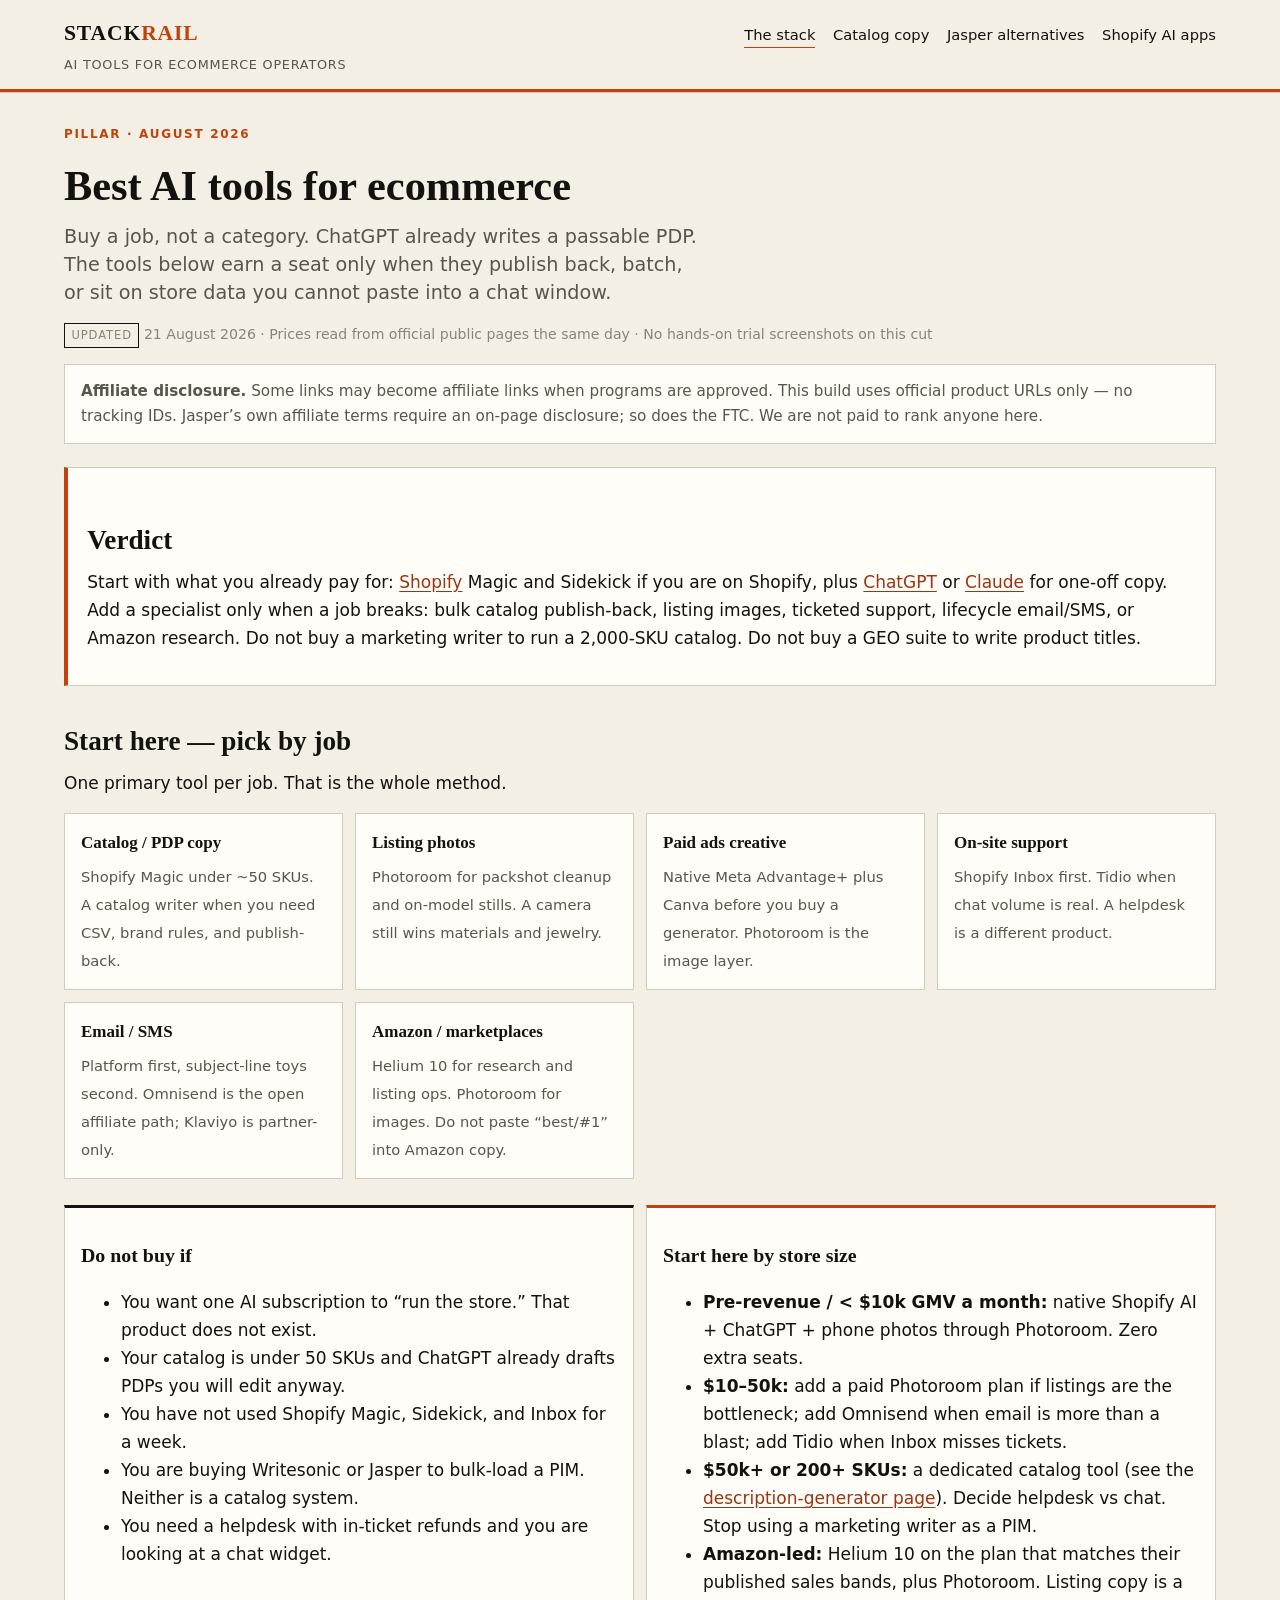
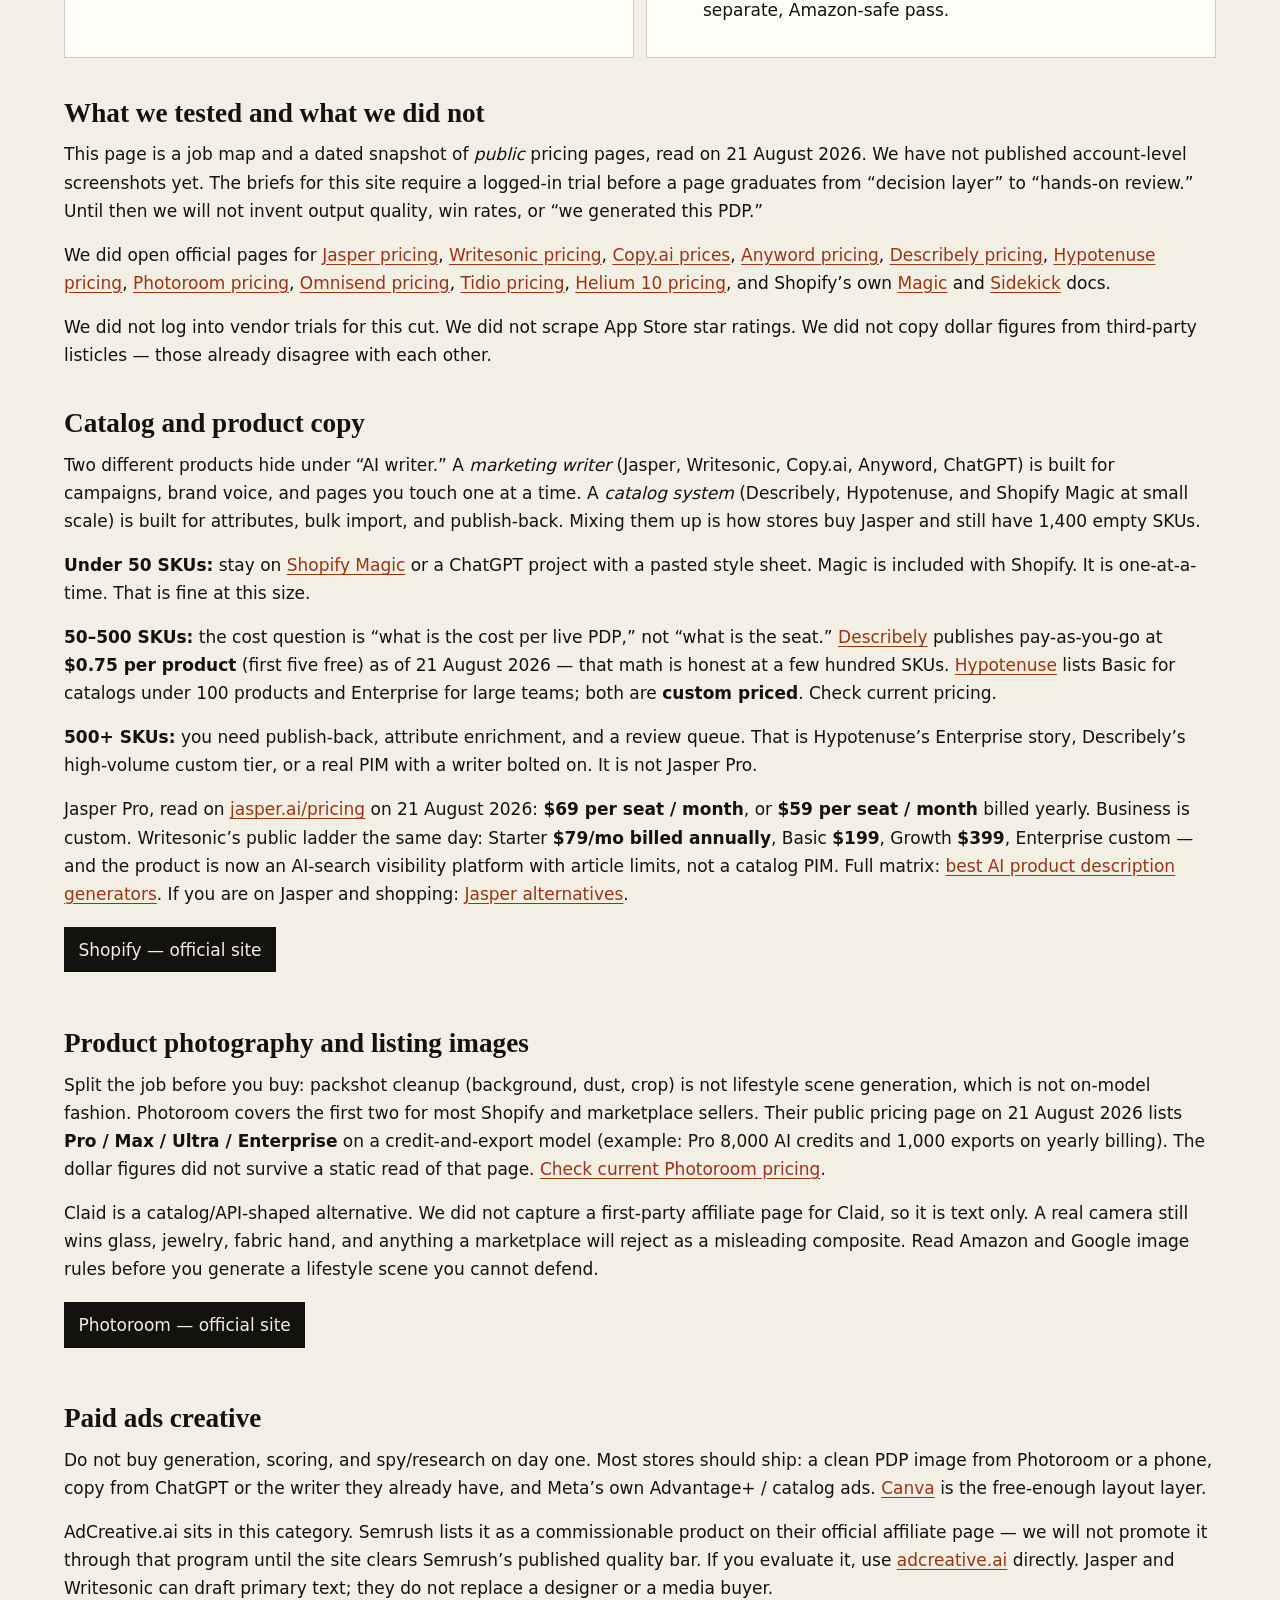
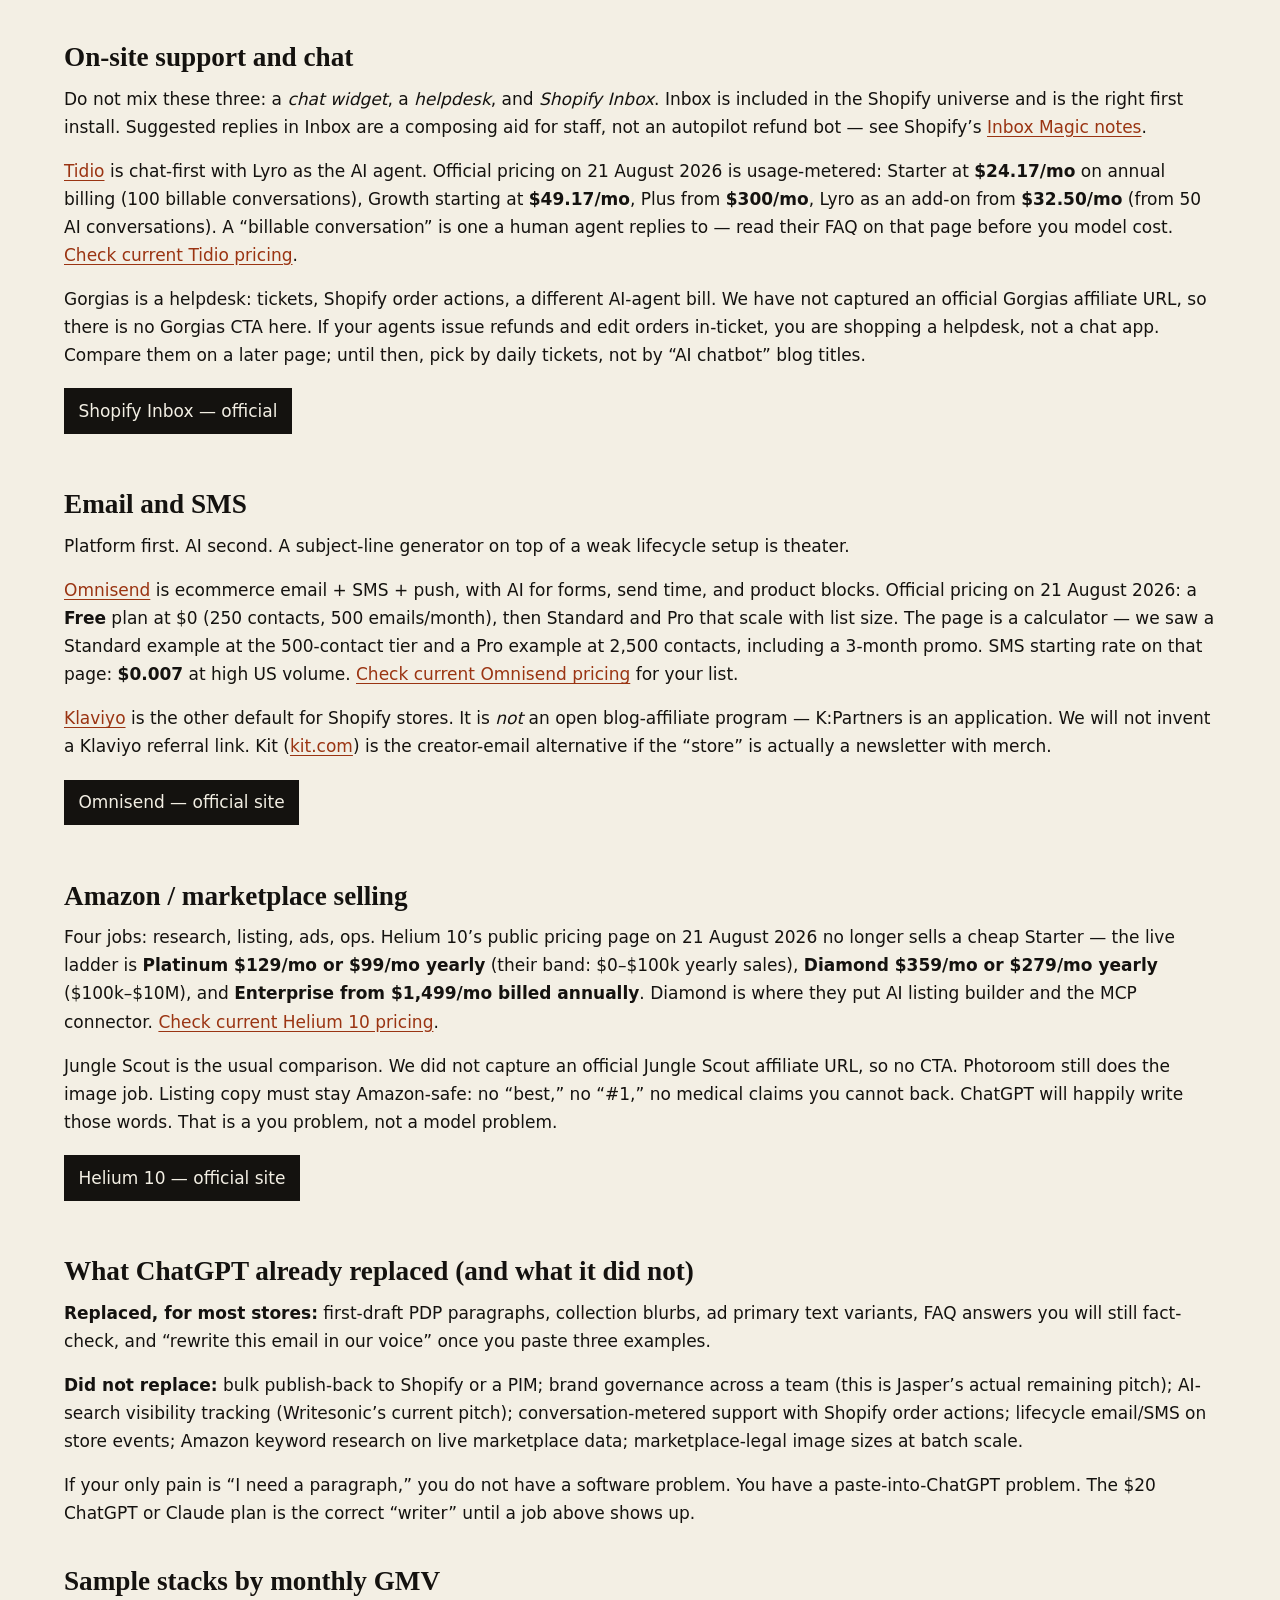
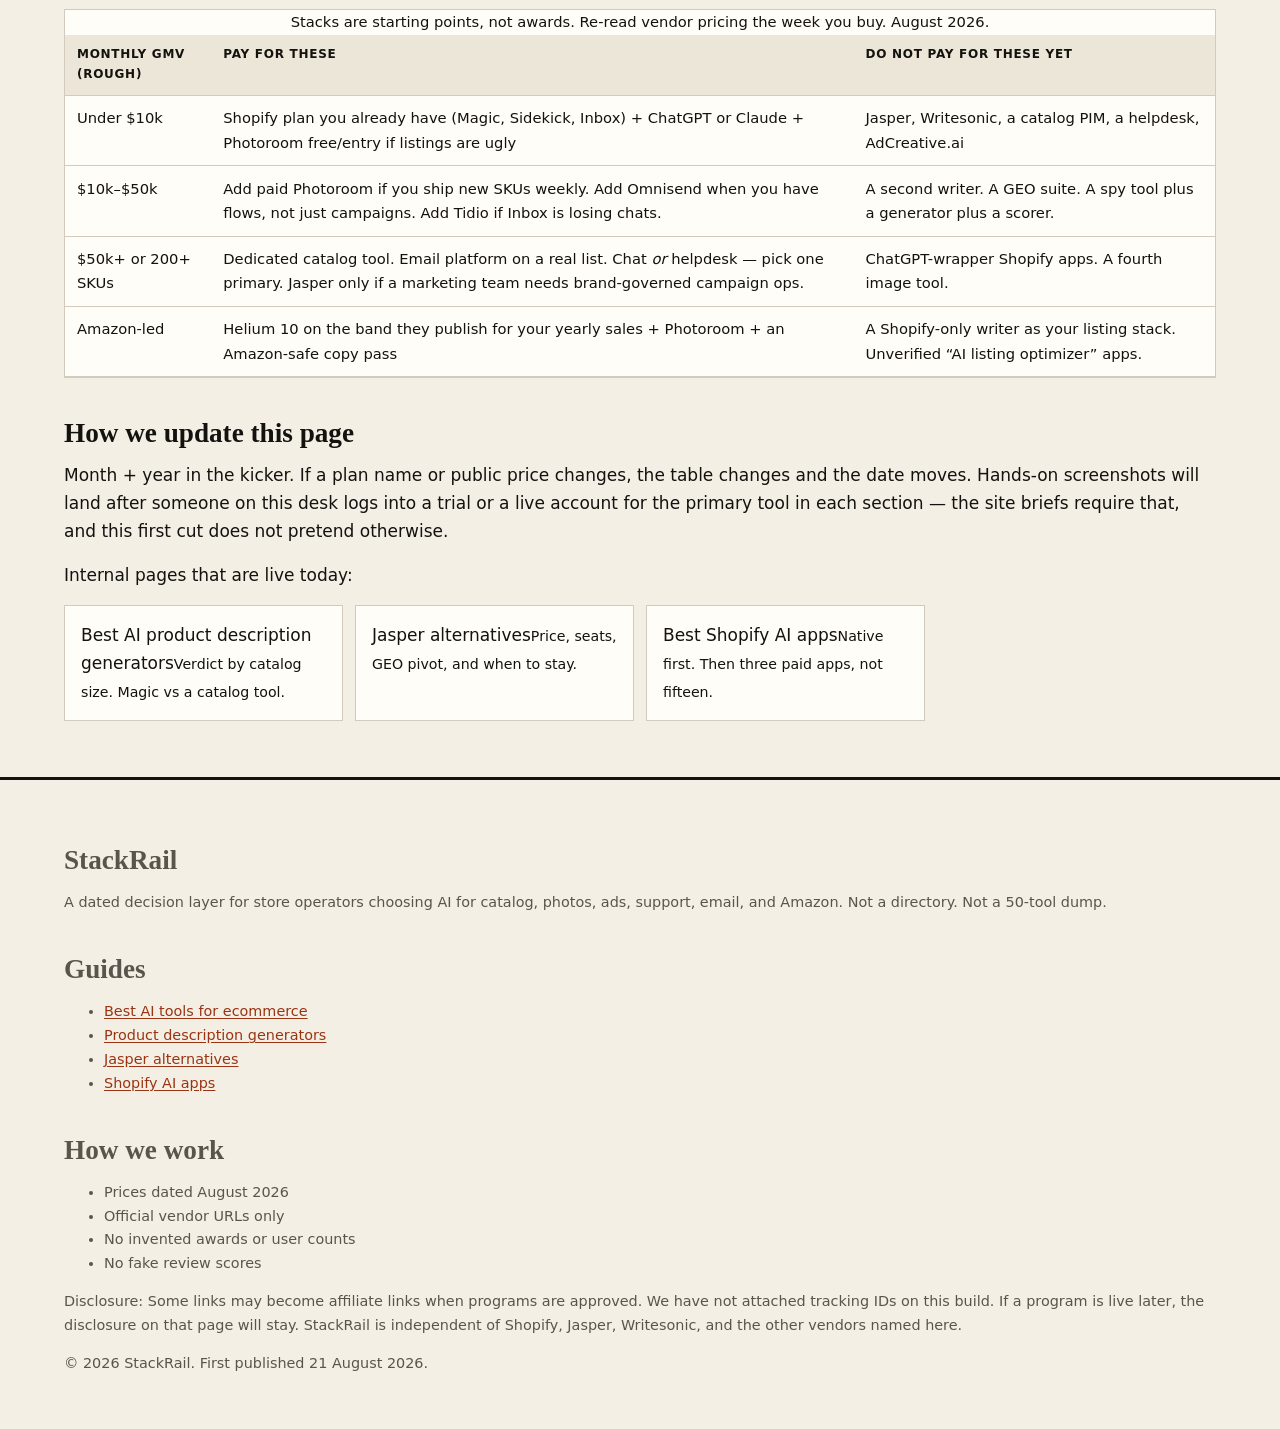
<file: index.html>
<!DOCTYPE html>
<html lang="en">
<head>
  <meta charset="utf-8">
  <meta name="viewport" content="width=device-width, initial-scale=1">
  <title>Best AI Tools for Ecommerce (August 2026) — StackRail</title>
  <meta name="description" content="Verdict-first stack for catalog, photos, ads, support, email, and Amazon. Dated August 2026. Job-based, not a 50-tool dump.">
  <link rel="canonical" href="https://apwapi.github.io/">
  <meta name="robots" content="index,follow">
  <meta name="author" content="StackRail">
  <meta property="og:title" content="Best AI Tools for Ecommerce (August 2026) — StackRail">
  <meta property="og:description" content="Verdict-first stack for catalog, photos, ads, support, email, and Amazon. Dated August 2026. Job-based, not a 50-tool dump.">
  <meta property="og:type" content="article">
  <meta name="twitter:card" content="summary">
  <link rel="icon" href="favicon.svg" type="image/svg+xml">
  <link rel="stylesheet" href="styles.css">
  
</head>
<body>
<a class="skip" href="#main">Skip to content</a>
<header class="mast">
  <div class="wrap mast-inner">
    <div>
      <a class="wordmark" href="./">Stack<span>Rail</span></a>
      <p class="tag">AI tools for ecommerce operators</p>
    </div>
    <nav class="site" aria-label="Primary">
      <a href="./" aria-current="page">The stack</a>
      <a href="./best-ai-product-description-generators/">Catalog copy</a>
      <a href="./jasper-alternatives/">Jasper alternatives</a>
      <a href="./best-shopify-ai-apps/">Shopify AI apps</a>
    </nav>
  </div>
  <div class="rule-accent"></div>
</header>

<main id="main" class="article">
  <div class="wrap">
    <p class="kicker">Pillar · August 2026</p>
    <h1>Best AI tools for ecommerce</h1>
    <p class="deck">Buy a job, not a category. ChatGPT already writes a passable PDP. The tools below earn a seat only when they publish back, batch, or sit on store data you cannot paste into a chat window.</p>
    <p class="meta"><span class="stamp">Updated</span> 21 August 2026 · Prices read from official public pages the same day · No hands-on trial screenshots on this cut</p>

    <aside class="note" role="note">
      <strong>Affiliate disclosure.</strong> Some links may become affiliate links when programs are approved. This build uses official product URLs only — no tracking IDs. Jasper’s own affiliate terms require an on-page disclosure; so does the FTC. We are not paid to rank anyone here.
    </aside>

    <section class="verdict" aria-labelledby="verdict">
      <h2 id="verdict">Verdict</h2>
      <p>Start with what you already pay for: <a href="https://www.shopify.com/">Shopify</a> Magic and Sidekick if you are on Shopify, plus <a href="https://chatgpt.com/">ChatGPT</a> or <a href="https://claude.ai/">Claude</a> for one-off copy. Add a specialist only when a job breaks: bulk catalog publish-back, listing images, ticketed support, lifecycle email/SMS, or Amazon research. Do not buy a marketing writer to run a 2,000-SKU catalog. Do not buy a GEO suite to write product titles.</p>
    </section>

    <h2 id="start-here">Start here — pick by job</h2>
    <p>One primary tool per job. That is the whole method.</p>
    <div class="jobs">
      <a class="job" href="#catalog"><b>Catalog / PDP copy</b><span>Shopify Magic under ~50 SKUs. A catalog writer when you need CSV, brand rules, and publish-back.</span></a>
      <a class="job" href="#photos"><b>Listing photos</b><span>Photoroom for packshot cleanup and on-model stills. A camera still wins materials and jewelry.</span></a>
      <a class="job" href="#ads"><b>Paid ads creative</b><span>Native Meta Advantage+ plus Canva before you buy a generator. Photoroom is the image layer.</span></a>
      <a class="job" href="#support"><b>On-site support</b><span>Shopify Inbox first. Tidio when chat volume is real. A helpdesk is a different product.</span></a>
      <a class="job" href="#email"><b>Email / SMS</b><span>Platform first, subject-line toys second. Omnisend is the open affiliate path; Klaviyo is partner-only.</span></a>
      <a class="job" href="#amazon"><b>Amazon / marketplaces</b><span>Helium 10 for research and listing ops. Photoroom for images. Do not paste “best/#1” into Amazon copy.</span></a>
    </div>

    <div class="dont">
      <div class="box bad">
        <h3 id="do-not-buy">Do not buy if</h3>
        <ul>
          <li>You want one AI subscription to “run the store.” That product does not exist.</li>
          <li>Your catalog is under 50 SKUs and ChatGPT already drafts PDPs you will edit anyway.</li>
          <li>You have not used Shopify Magic, Sidekick, and Inbox for a week.</li>
          <li>You are buying Writesonic or Jasper to bulk-load a PIM. Neither is a catalog system.</li>
          <li>You need a helpdesk with in-ticket refunds and you are looking at a chat widget.</li>
        </ul>
      </div>
      <div class="box good">
        <h3 id="by-size">Start here by store size</h3>
        <ul>
          <li><strong>Pre-revenue / &lt; $10k GMV a month:</strong> native Shopify AI + ChatGPT + phone photos through Photoroom. Zero extra seats.</li>
          <li><strong>$10–50k:</strong> add a paid Photoroom plan if listings are the bottleneck; add Omnisend when email is more than a blast; add Tidio when Inbox misses tickets.</li>
          <li><strong>$50k+ or 200+ SKUs:</strong> a dedicated catalog tool (see the <a href="./best-ai-product-description-generators/">description-generator page</a>). Decide helpdesk vs chat. Stop using a marketing writer as a PIM.</li>
          <li><strong>Amazon-led:</strong> Helium 10 on the plan that matches their published sales bands, plus Photoroom. Listing copy is a separate, Amazon-safe pass.</li>
        </ul>
      </div>
    </div>

    <h2 id="tested">What we tested and what we did not</h2>
    <p>This page is a job map and a dated snapshot of <em>public</em> pricing pages, read on 21 August 2026. We have not published account-level screenshots yet. The briefs for this site require a logged-in trial before a page graduates from “decision layer” to “hands-on review.” Until then we will not invent output quality, win rates, or “we generated this PDP.”</p>
    <p>We did open official pages for <a href="https://www.jasper.ai/pricing">Jasper pricing</a>, <a href="https://writesonic.com/pricing">Writesonic pricing</a>, <a href="https://www.copy.ai/prices">Copy.ai prices</a>, <a href="https://www.anyword.com/pricing">Anyword pricing</a>, <a href="https://describely.ai/pricing">Describely pricing</a>, <a href="https://www.hypotenuse.ai/pricing">Hypotenuse pricing</a>, <a href="https://www.photoroom.com/pricing">Photoroom pricing</a>, <a href="https://www.omnisend.com/pricing/">Omnisend pricing</a>, <a href="https://www.tidio.com/pricing/">Tidio pricing</a>, <a href="https://www.helium10.com/pricing/">Helium 10 pricing</a>, and Shopify’s own <a href="https://help.shopify.com/en/manual/shopify-admin/productivity-tools/shopify-magic">Magic</a> and <a href="https://www.shopify.com/sidekick">Sidekick</a> docs.</p>
    <p>We did not log into vendor trials for this cut. We did not scrape App Store star ratings. We did not copy dollar figures from third-party listicles — those already disagree with each other.</p>

    <h2 id="catalog">Catalog and product copy</h2>
    <p>Two different products hide under “AI writer.” A <em>marketing writer</em> (Jasper, Writesonic, Copy.ai, Anyword, ChatGPT) is built for campaigns, brand voice, and pages you touch one at a time. A <em>catalog system</em> (Describely, Hypotenuse, and Shopify Magic at small scale) is built for attributes, bulk import, and publish-back. Mixing them up is how stores buy Jasper and still have 1,400 empty SKUs.</p>
    <p><strong>Under 50 SKUs:</strong> stay on <a href="https://help.shopify.com/en/manual/shopify-admin/productivity-tools/shopify-magic">Shopify Magic</a> or a ChatGPT project with a pasted style sheet. Magic is included with Shopify. It is one-at-a-time. That is fine at this size.</p>
    <p><strong>50–500 SKUs:</strong> the cost question is “what is the cost per live PDP,” not “what is the seat.” <a href="https://describely.ai/pricing">Describely</a> publishes pay-as-you-go at <strong>$0.75 per product</strong> (first five free) as of 21 August 2026 — that math is honest at a few hundred SKUs. <a href="https://www.hypotenuse.ai/pricing">Hypotenuse</a> lists Basic for catalogs under 100 products and Enterprise for large teams; both are <strong>custom priced</strong>. Check current pricing.</p>
    <p><strong>500+ SKUs:</strong> you need publish-back, attribute enrichment, and a review queue. That is Hypotenuse’s Enterprise story, Describely’s high-volume custom tier, or a real PIM with a writer bolted on. It is not Jasper Pro.</p>
    <p>Jasper Pro, read on <a href="https://www.jasper.ai/pricing">jasper.ai/pricing</a> on 21 August 2026: <strong>$69 per seat / month</strong>, or <strong>$59 per seat / month</strong> billed yearly. Business is custom. Writesonic’s public ladder the same day: Starter <strong>$79/mo billed annually</strong>, Basic <strong>$199</strong>, Growth <strong>$399</strong>, Enterprise custom — and the product is now an AI-search visibility platform with article limits, not a catalog PIM. Full matrix: <a href="./best-ai-product-description-generators/">best AI product description generators</a>. If you are on Jasper and shopping: <a href="./jasper-alternatives/">Jasper alternatives</a>.</p>
    <p><a class="cta" href="https://www.shopify.com/">Shopify — official site</a></p>

    <h2 id="photos">Product photography and listing images</h2>
    <p>Split the job before you buy: packshot cleanup (background, dust, crop) is not lifestyle scene generation, which is not on-model fashion. Photoroom covers the first two for most Shopify and marketplace sellers. Their public pricing page on 21 August 2026 lists <strong>Pro / Max / Ultra / Enterprise</strong> on a credit-and-export model (example: Pro 8,000 AI credits and 1,000 exports on yearly billing). The dollar figures did not survive a static read of that page. <a href="https://www.photoroom.com/pricing">Check current Photoroom pricing</a>.</p>
    <p>Claid is a catalog/API-shaped alternative. We did not capture a first-party affiliate page for Claid, so it is text only. A real camera still wins glass, jewelry, fabric hand, and anything a marketplace will reject as a misleading composite. Read Amazon and Google image rules before you generate a lifestyle scene you cannot defend.</p>
    <p><a class="cta" href="https://www.photoroom.com/">Photoroom — official site</a></p>

    <h2 id="ads">Paid ads creative</h2>
    <p>Do not buy generation, scoring, and spy/research on day one. Most stores should ship: a clean PDP image from Photoroom or a phone, copy from ChatGPT or the writer they already have, and Meta’s own Advantage+ / catalog ads. <a href="https://www.canva.com/">Canva</a> is the free-enough layout layer.</p>
    <p>AdCreative.ai sits in this category. Semrush lists it as a commissionable product on their official affiliate page — we will not promote it through that program until the site clears Semrush’s published quality bar. If you evaluate it, use <a href="https://www.adcreative.ai/">adcreative.ai</a> directly. Jasper and Writesonic can draft primary text; they do not replace a designer or a media buyer.</p>

    <h2 id="support">On-site support and chat</h2>
    <p>Do not mix these three: a <em>chat widget</em>, a <em>helpdesk</em>, and <em>Shopify Inbox</em>. Inbox is included in the Shopify universe and is the right first install. Suggested replies in Inbox are a composing aid for staff, not an autopilot refund bot — see Shopify’s <a href="https://help.shopify.com/en/manual/inbox/chat-settings-and-appearance/shopify-magic">Inbox Magic notes</a>.</p>
    <p><a href="https://www.tidio.com/">Tidio</a> is chat-first with Lyro as the AI agent. Official pricing on 21 August 2026 is usage-metered: Starter at <strong>$24.17/mo</strong> on annual billing (100 billable conversations), Growth starting at <strong>$49.17/mo</strong>, Plus from <strong>$300/mo</strong>, Lyro as an add-on from <strong>$32.50/mo</strong> (from 50 AI conversations). A “billable conversation” is one a human agent replies to — read their FAQ on that page before you model cost. <a href="https://www.tidio.com/pricing/">Check current Tidio pricing</a>.</p>
    <p>Gorgias is a helpdesk: tickets, Shopify order actions, a different AI-agent bill. We have not captured an official Gorgias affiliate URL, so there is no Gorgias CTA here. If your agents issue refunds and edit orders in-ticket, you are shopping a helpdesk, not a chat app. Compare them on a later page; until then, pick by daily tickets, not by “AI chatbot” blog titles.</p>
    <p><a class="cta" href="https://www.shopify.com/inbox">Shopify Inbox — official</a></p>

    <h2 id="email">Email and SMS</h2>
    <p>Platform first. AI second. A subject-line generator on top of a weak lifecycle setup is theater.</p>
    <p><a href="https://www.omnisend.com/">Omnisend</a> is ecommerce email + SMS + push, with AI for forms, send time, and product blocks. Official pricing on 21 August 2026: a <strong>Free</strong> plan at $0 (250 contacts, 500 emails/month), then Standard and Pro that scale with list size. The page is a calculator — we saw a Standard example at the 500-contact tier and a Pro example at 2,500 contacts, including a 3-month promo. SMS starting rate on that page: <strong>$0.007</strong> at high US volume. <a href="https://www.omnisend.com/pricing/">Check current Omnisend pricing</a> for your list.</p>
    <p><a href="https://www.klaviyo.com/">Klaviyo</a> is the other default for Shopify stores. It is <em>not</em> an open blog-affiliate program — K:Partners is an application. We will not invent a Klaviyo referral link. Kit (<a href="https://kit.com/">kit.com</a>) is the creator-email alternative if the “store” is actually a newsletter with merch.</p>
    <p><a class="cta" href="https://www.omnisend.com/">Omnisend — official site</a></p>

    <h2 id="amazon">Amazon / marketplace selling</h2>
    <p>Four jobs: research, listing, ads, ops. Helium 10’s public pricing page on 21 August 2026 no longer sells a cheap Starter — the live ladder is <strong>Platinum $129/mo or $99/mo yearly</strong> (their band: $0–$100k yearly sales), <strong>Diamond $359/mo or $279/mo yearly</strong> ($100k–$10M), and <strong>Enterprise from $1,499/mo billed annually</strong>. Diamond is where they put AI listing builder and the MCP connector. <a href="https://www.helium10.com/pricing/">Check current Helium 10 pricing</a>.</p>
    <p>Jungle Scout is the usual comparison. We did not capture an official Jungle Scout affiliate URL, so no CTA. Photoroom still does the image job. Listing copy must stay Amazon-safe: no “best,” no “#1,” no medical claims you cannot back. ChatGPT will happily write those words. That is a you problem, not a model problem.</p>
    <p><a class="cta" href="https://www.helium10.com/">Helium 10 — official site</a></p>

    <h2 id="chatgpt">What ChatGPT already replaced (and what it did not)</h2>
    <p><strong>Replaced, for most stores:</strong> first-draft PDP paragraphs, collection blurbs, ad primary text variants, FAQ answers you will still fact-check, and “rewrite this email in our voice” once you paste three examples.</p>
    <p><strong>Did not replace:</strong> bulk publish-back to Shopify or a PIM; brand governance across a team (this is Jasper’s actual remaining pitch); AI-search visibility tracking (Writesonic’s current pitch); conversation-metered support with Shopify order actions; lifecycle email/SMS on store events; Amazon keyword research on live marketplace data; marketplace-legal image sizes at batch scale.</p>
    <p>If your only pain is “I need a paragraph,” you do not have a software problem. You have a paste-into-ChatGPT problem. The $20 ChatGPT or Claude plan is the correct “writer” until a job above shows up.</p>

    <h2 id="stacks">Sample stacks by monthly GMV</h2>
    <div class="table-wrap">
      <table>
        <caption>Stacks are starting points, not awards. Re-read vendor pricing the week you buy. August 2026.</caption>
        <thead>
          <tr>
            <th>Monthly GMV (rough)</th>
            <th>Pay for these</th>
            <th>Do not pay for these yet</th>
          </tr>
        </thead>
        <tbody>
          <tr>
            <td>Under $10k</td>
            <td>Shopify plan you already have (Magic, Sidekick, Inbox) + ChatGPT or Claude + Photoroom free/entry if listings are ugly</td>
            <td>Jasper, Writesonic, a catalog PIM, a helpdesk, AdCreative.ai</td>
          </tr>
          <tr>
            <td>$10k–$50k</td>
            <td>Add paid Photoroom if you ship new SKUs weekly. Add Omnisend when you have flows, not just campaigns. Add Tidio if Inbox is losing chats.</td>
            <td>A second writer. A GEO suite. A spy tool plus a generator plus a scorer.</td>
          </tr>
          <tr>
            <td>$50k+ or 200+ SKUs</td>
            <td>Dedicated catalog tool. Email platform on a real list. Chat <em>or</em> helpdesk — pick one primary. Jasper only if a marketing team needs brand-governed campaign ops.</td>
            <td>ChatGPT-wrapper Shopify apps. A fourth image tool.</td>
          </tr>
          <tr>
            <td>Amazon-led</td>
            <td>Helium 10 on the band they publish for your yearly sales + Photoroom + an Amazon-safe copy pass</td>
            <td>A Shopify-only writer as your listing stack. Unverified “AI listing optimizer” apps.</td>
          </tr>
        </tbody>
      </table>
    </div>

    <h2 id="updates">How we update this page</h2>
    <p>Month + year in the kicker. If a plan name or public price changes, the table changes and the date moves. Hands-on screenshots will land after someone on this desk logs into a trial or a live account for the primary tool in each section — the site briefs require that, and this first cut does not pretend otherwise.</p>
    <p>Internal pages that are live today:</p>
    <div class="related">
      <a href="./best-ai-product-description-generators/">Best AI product description generators<small>Verdict by catalog size. Magic vs a catalog tool.</small></a>
      <a href="./jasper-alternatives/">Jasper alternatives<small>Price, seats, GEO pivot, and when to stay.</small></a>
      <a href="./best-shopify-ai-apps/">Best Shopify AI apps<small>Native first. Then three paid apps, not fifteen.</small></a>
    </div>
  </div>
</main>
<footer class="site">
  <div class="wrap cols">
    <div>
      <h2>StackRail</h2>
      <p>A dated decision layer for store operators choosing AI for catalog, photos, ads, support, email, and Amazon. Not a directory. Not a 50-tool dump.</p>
    </div>
    <div>
      <h2>Guides</h2>
      <ul>
        <li><a href="./">Best AI tools for ecommerce</a></li>
        <li><a href="./best-ai-product-description-generators/">Product description generators</a></li>
        <li><a href="./jasper-alternatives/">Jasper alternatives</a></li>
        <li><a href="./best-shopify-ai-apps/">Shopify AI apps</a></li>
      </ul>
    </div>
    <div>
      <h2>How we work</h2>
      <ul>
        <li>Prices dated August 2026</li>
        <li>Official vendor URLs only</li>
        <li>No invented awards or user counts</li>
        <li>No fake review scores</li>
      </ul>
    </div>
  </div>
  <div class="wrap legal">
    <p>Disclosure: Some links may become affiliate links when programs are approved. We have not attached tracking IDs on this build. If a program is live later, the disclosure on that page will stay. StackRail is independent of Shopify, Jasper, Writesonic, and the other vendors named here.</p>
    <p>© 2026 StackRail. First published 21 August 2026.</p>
  </div>
</footer>
</body>
</html>
</file>
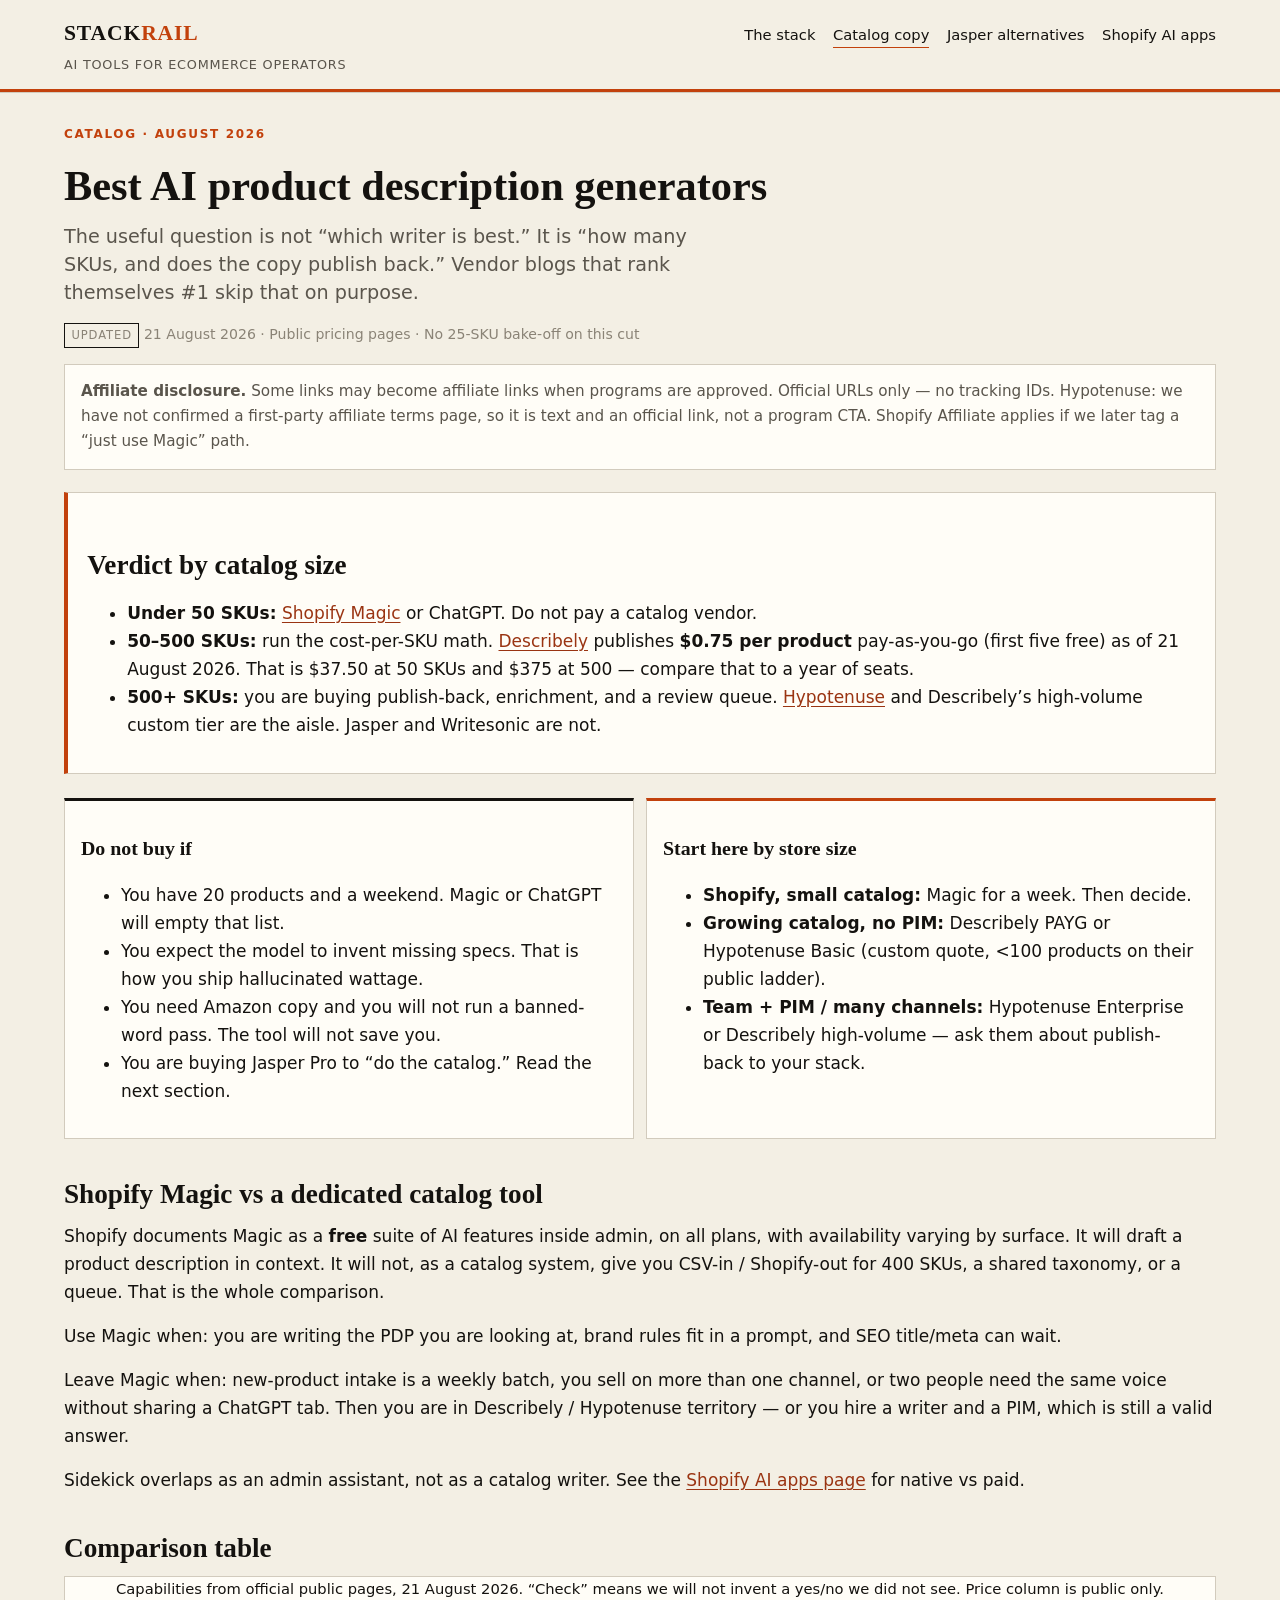
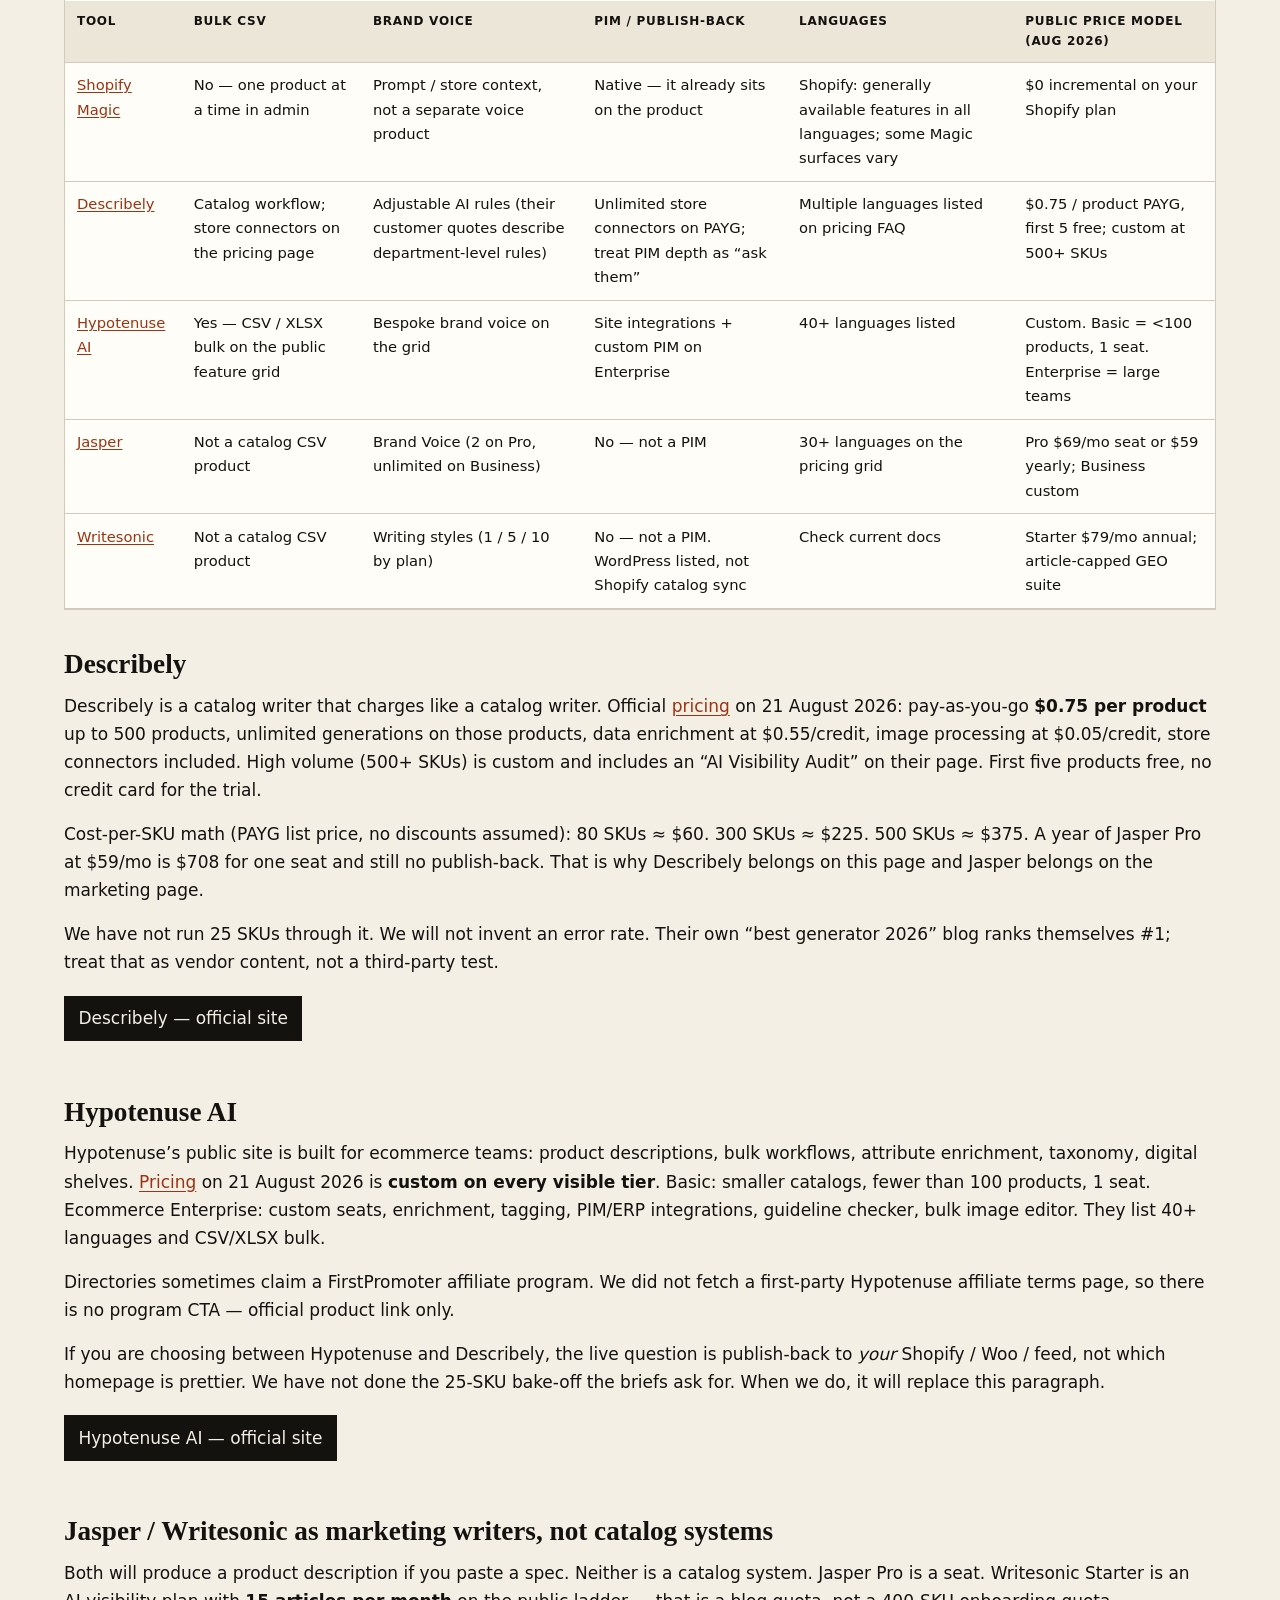
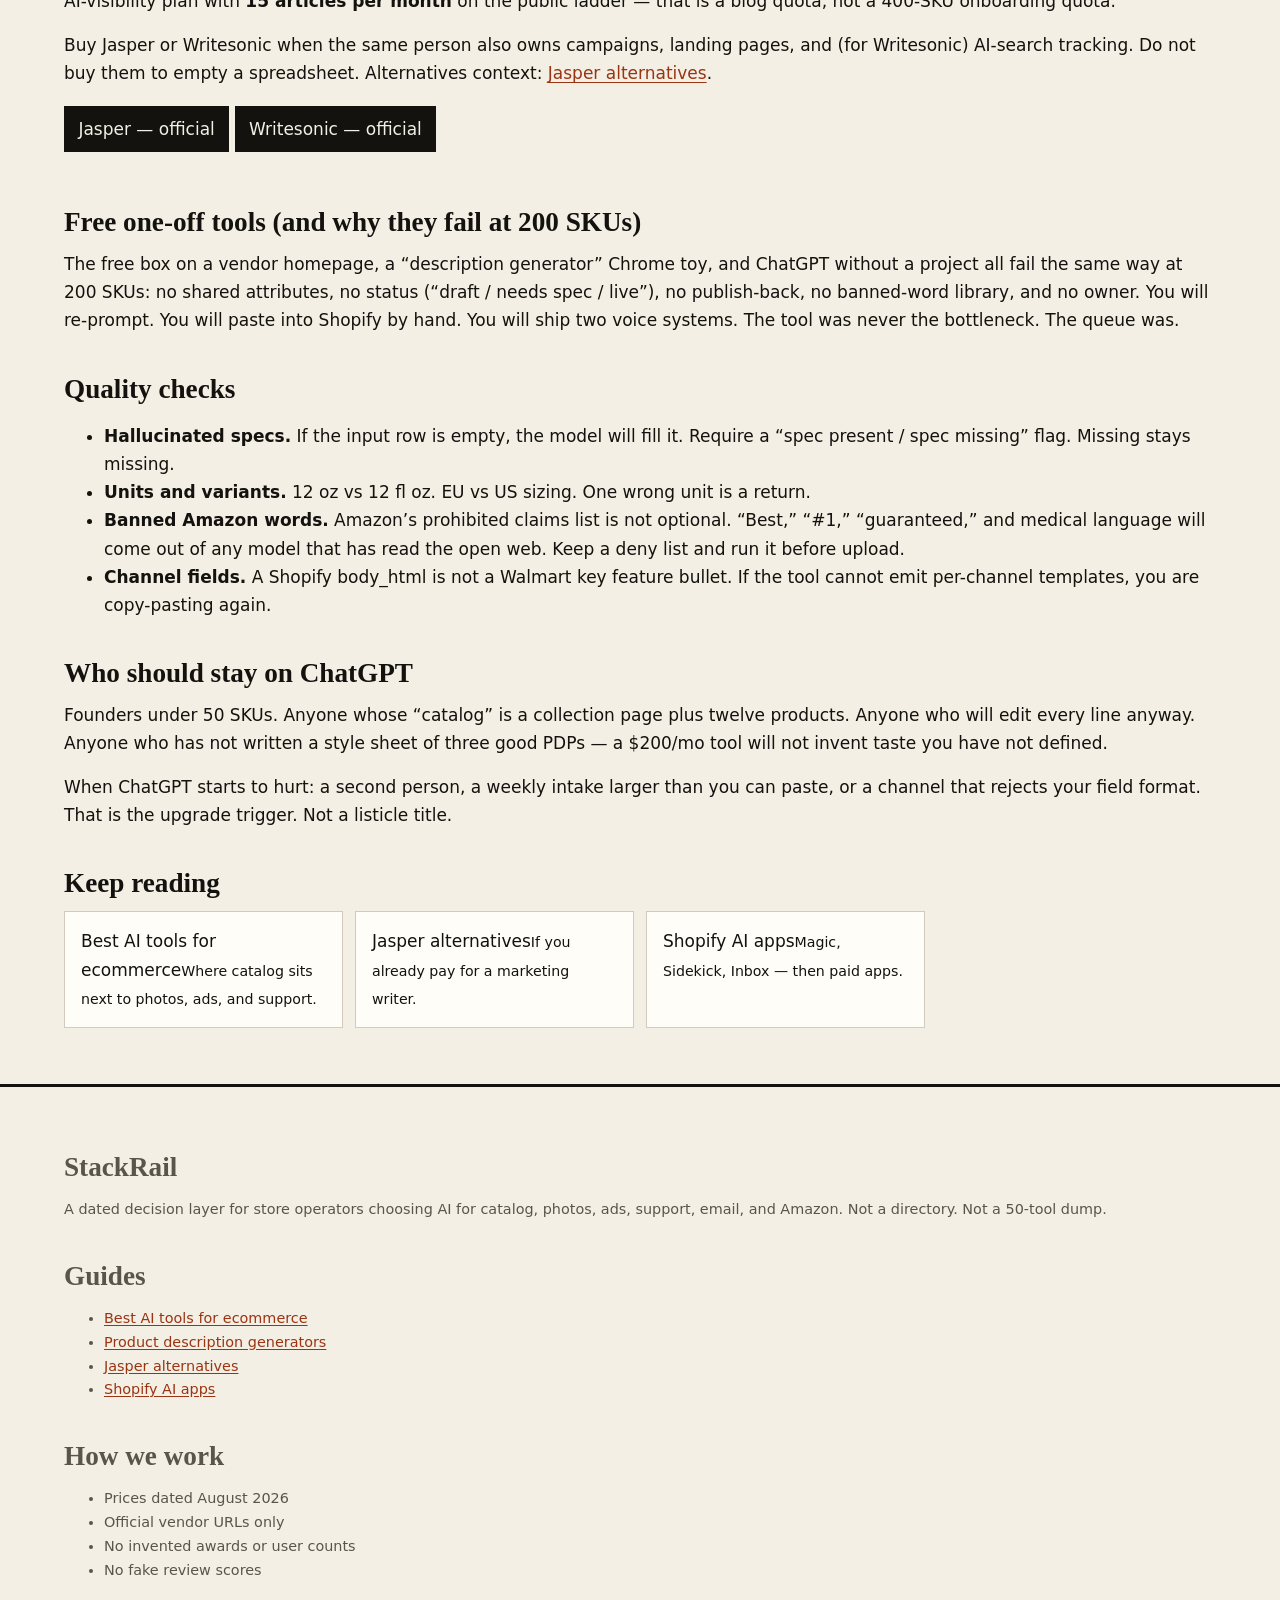
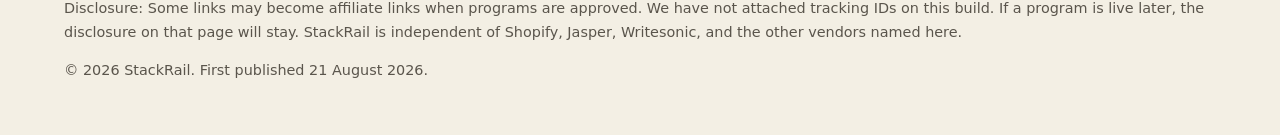
<file: best-ai-product-description-generators/index.html>
<!DOCTYPE html>
<html lang="en">
<head>
  <meta charset="utf-8">
  <meta name="viewport" content="width=device-width, initial-scale=1">
  <title>Best AI Product Description Generators (August 2026) — StackRail</title>
  <meta name="description" content="Verdict by catalog size. Shopify Magic vs dedicated catalog tools. Describely, Hypotenuse, Jasper, Writesonic. Dated August 2026. No self-serving #1.">
  <link rel="canonical" href="https://apwapi.github.io/best-ai-product-description-generators/">
  <meta name="robots" content="index,follow">
  <meta name="author" content="StackRail">
  <meta property="og:title" content="Best AI Product Description Generators (August 2026) — StackRail">
  <meta property="og:description" content="Verdict by catalog size. Shopify Magic vs dedicated catalog tools. Describely, Hypotenuse, Jasper, Writesonic. Dated August 2026. No self-serving #1.">
  <meta property="og:type" content="article">
  <meta name="twitter:card" content="summary">
  <link rel="icon" href="../favicon.svg" type="image/svg+xml">
  <link rel="stylesheet" href="../styles.css">
  
</head>
<body>
<a class="skip" href="#main">Skip to content</a>
<header class="mast">
  <div class="wrap mast-inner">
    <div>
      <a class="wordmark" href="../">Stack<span>Rail</span></a>
      <p class="tag">AI tools for ecommerce operators</p>
    </div>
    <nav class="site" aria-label="Primary">
      <a href="../">The stack</a>
      <a href="../best-ai-product-description-generators/" aria-current="page">Catalog copy</a>
      <a href="../jasper-alternatives/">Jasper alternatives</a>
      <a href="../best-shopify-ai-apps/">Shopify AI apps</a>
    </nav>
  </div>
  <div class="rule-accent"></div>
</header>

<main id="main" class="article">
  <div class="wrap">
    <p class="kicker">Catalog · August 2026</p>
    <h1>Best AI product description generators</h1>
    <p class="deck">The useful question is not “which writer is best.” It is “how many SKUs, and does the copy publish back.” Vendor blogs that rank themselves #1 skip that on purpose.</p>
    <p class="meta"><span class="stamp">Updated</span> 21 August 2026 · Public pricing pages · No 25-SKU bake-off on this cut</p>

    <aside class="note" role="note">
      <strong>Affiliate disclosure.</strong> Some links may become affiliate links when programs are approved. Official URLs only — no tracking IDs. Hypotenuse: we have not confirmed a first-party affiliate terms page, so it is text and an official link, not a program CTA. Shopify Affiliate applies if we later tag a “just use Magic” path.
    </aside>

    <section class="verdict" aria-labelledby="verdict">
      <h2 id="verdict">Verdict by catalog size</h2>
      <ul>
        <li><strong>Under 50 SKUs:</strong> <a href="https://help.shopify.com/en/manual/shopify-admin/productivity-tools/shopify-magic">Shopify Magic</a> or ChatGPT. Do not pay a catalog vendor.</li>
        <li><strong>50–500 SKUs:</strong> run the cost-per-SKU math. <a href="https://describely.ai/pricing">Describely</a> publishes <strong>$0.75 per product</strong> pay-as-you-go (first five free) as of 21 August 2026. That is $37.50 at 50 SKUs and $375 at 500 — compare that to a year of seats.</li>
        <li><strong>500+ SKUs:</strong> you are buying publish-back, enrichment, and a review queue. <a href="https://www.hypotenuse.ai/pricing">Hypotenuse</a> and Describely’s high-volume custom tier are the aisle. Jasper and Writesonic are not.</li>
      </ul>
    </section>

    <div class="dont">
      <div class="box bad">
        <h3>Do not buy if</h3>
        <ul>
          <li>You have 20 products and a weekend. Magic or ChatGPT will empty that list.</li>
          <li>You expect the model to invent missing specs. That is how you ship hallucinated wattage.</li>
          <li>You need Amazon copy and you will not run a banned-word pass. The tool will not save you.</li>
          <li>You are buying Jasper Pro to “do the catalog.” Read the next section.</li>
        </ul>
      </div>
      <div class="box good">
        <h3>Start here by store size</h3>
        <ul>
          <li><strong>Shopify, small catalog:</strong> Magic for a week. Then decide.</li>
          <li><strong>Growing catalog, no PIM:</strong> Describely PAYG or Hypotenuse Basic (custom quote, &lt;100 products on their public ladder).</li>
          <li><strong>Team + PIM / many channels:</strong> Hypotenuse Enterprise or Describely high-volume — ask them about publish-back to your stack.</li>
        </ul>
      </div>
    </div>

    <h2 id="magic">Shopify Magic vs a dedicated catalog tool</h2>
    <p>Shopify documents Magic as a <strong>free</strong> suite of AI features inside admin, on all plans, with availability varying by surface. It will draft a product description in context. It will not, as a catalog system, give you CSV-in / Shopify-out for 400 SKUs, a shared taxonomy, or a queue. That is the whole comparison.</p>
    <p>Use Magic when: you are writing the PDP you are looking at, brand rules fit in a prompt, and SEO title/meta can wait.</p>
    <p>Leave Magic when: new-product intake is a weekly batch, you sell on more than one channel, or two people need the same voice without sharing a ChatGPT tab. Then you are in Describely / Hypotenuse territory — or you hire a writer and a PIM, which is still a valid answer.</p>
    <p>Sidekick overlaps as an admin assistant, not as a catalog writer. See the <a href="../best-shopify-ai-apps/">Shopify AI apps page</a> for native vs paid.</p>

    <h2 id="table">Comparison table</h2>
    <div class="table-wrap">
      <table>
        <caption>Capabilities from official public pages, 21 August 2026. “Check” means we will not invent a yes/no we did not see. Price column is public only.</caption>
        <thead>
          <tr>
            <th>Tool</th>
            <th>Bulk CSV</th>
            <th>Brand voice</th>
            <th>PIM / publish-back</th>
            <th>Languages</th>
            <th>Public price model (Aug 2026)</th>
          </tr>
        </thead>
        <tbody>
          <tr>
            <td><a href="https://help.shopify.com/en/manual/shopify-admin/productivity-tools/shopify-magic">Shopify Magic</a></td>
            <td>No — one product at a time in admin</td>
            <td>Prompt / store context, not a separate voice product</td>
            <td>Native — it already sits on the product</td>
            <td>Shopify: generally available features in all languages; some Magic surfaces vary</td>
            <td>$0 incremental on your Shopify plan</td>
          </tr>
          <tr>
            <td><a href="https://describely.ai/">Describely</a></td>
            <td>Catalog workflow; store connectors on the pricing page</td>
            <td>Adjustable AI rules (their customer quotes describe department-level rules)</td>
            <td>Unlimited store connectors on PAYG; treat PIM depth as “ask them”</td>
            <td>Multiple languages listed on pricing FAQ</td>
            <td>$0.75 / product PAYG, first 5 free; custom at 500+ SKUs</td>
          </tr>
          <tr>
            <td><a href="https://www.hypotenuse.ai/">Hypotenuse AI</a></td>
            <td>Yes — CSV / XLSX bulk on the public feature grid</td>
            <td>Bespoke brand voice on the grid</td>
            <td>Site integrations + custom PIM on Enterprise</td>
            <td>40+ languages listed</td>
            <td>Custom. Basic = &lt;100 products, 1 seat. Enterprise = large teams</td>
          </tr>
          <tr>
            <td><a href="https://www.jasper.ai/">Jasper</a></td>
            <td>Not a catalog CSV product</td>
            <td>Brand Voice (2 on Pro, unlimited on Business)</td>
            <td>No — not a PIM</td>
            <td>30+ languages on the pricing grid</td>
            <td>Pro $69/mo seat or $59 yearly; Business custom</td>
          </tr>
          <tr>
            <td><a href="https://writesonic.com/">Writesonic</a></td>
            <td>Not a catalog CSV product</td>
            <td>Writing styles (1 / 5 / 10 by plan)</td>
            <td>No — not a PIM. WordPress listed, not Shopify catalog sync</td>
            <td>Check current docs</td>
            <td>Starter $79/mo annual; article-capped GEO suite</td>
          </tr>
        </tbody>
      </table>
    </div>

    <h2 id="describely">Describely</h2>
    <p>Describely is a catalog writer that charges like a catalog writer. Official <a href="https://describely.ai/pricing">pricing</a> on 21 August 2026: pay-as-you-go <strong>$0.75 per product</strong> up to 500 products, unlimited generations on those products, data enrichment at $0.55/credit, image processing at $0.05/credit, store connectors included. High volume (500+ SKUs) is custom and includes an “AI Visibility Audit” on their page. First five products free, no credit card for the trial.</p>
    <p>Cost-per-SKU math (PAYG list price, no discounts assumed): 80 SKUs ≈ $60. 300 SKUs ≈ $225. 500 SKUs ≈ $375. A year of Jasper Pro at $59/mo is $708 for one seat and still no publish-back. That is why Describely belongs on this page and Jasper belongs on the marketing page.</p>
    <p>We have not run 25 SKUs through it. We will not invent an error rate. Their own “best generator 2026” blog ranks themselves #1; treat that as vendor content, not a third-party test.</p>
    <p><a class="cta" href="https://describely.ai/">Describely — official site</a></p>

    <h2 id="hypotenuse">Hypotenuse AI</h2>
    <p>Hypotenuse’s public site is built for ecommerce teams: product descriptions, bulk workflows, attribute enrichment, taxonomy, digital shelves. <a href="https://www.hypotenuse.ai/pricing">Pricing</a> on 21 August 2026 is <strong>custom on every visible tier</strong>. Basic: smaller catalogs, fewer than 100 products, 1 seat. Ecommerce Enterprise: custom seats, enrichment, tagging, PIM/ERP integrations, guideline checker, bulk image editor. They list 40+ languages and CSV/XLSX bulk.</p>
    <p>Directories sometimes claim a FirstPromoter affiliate program. We did not fetch a first-party Hypotenuse affiliate terms page, so there is no program CTA — official product link only.</p>
    <p>If you are choosing between Hypotenuse and Describely, the live question is publish-back to <em>your</em> Shopify / Woo / feed, not which homepage is prettier. We have not done the 25-SKU bake-off the briefs ask for. When we do, it will replace this paragraph.</p>
    <p><a class="cta ghost" href="https://www.hypotenuse.ai/">Hypotenuse AI — official site</a></p>

    <h2 id="marketing-writers">Jasper / Writesonic as marketing writers, not catalog systems</h2>
    <p>Both will produce a product description if you paste a spec. Neither is a catalog system. Jasper Pro is a seat. Writesonic Starter is an AI-visibility plan with <strong>15 articles per month</strong> on the public ladder — that is a blog quota, not a 400-SKU onboarding quota.</p>
    <p>Buy Jasper or Writesonic when the same person also owns campaigns, landing pages, and (for Writesonic) AI-search tracking. Do not buy them to empty a spreadsheet. Alternatives context: <a href="../jasper-alternatives/">Jasper alternatives</a>.</p>
    <p><a class="cta" href="https://www.jasper.ai/">Jasper — official</a> <a class="cta ghost" href="https://writesonic.com/">Writesonic — official</a></p>

    <h2 id="free">Free one-off tools (and why they fail at 200 SKUs)</h2>
    <p>The free box on a vendor homepage, a “description generator” Chrome toy, and ChatGPT without a project all fail the same way at 200 SKUs: no shared attributes, no status (“draft / needs spec / live”), no publish-back, no banned-word library, and no owner. You will re-prompt. You will paste into Shopify by hand. You will ship two voice systems. The tool was never the bottleneck. The queue was.</p>

    <h2 id="quality">Quality checks</h2>
    <ul>
      <li><strong>Hallucinated specs.</strong> If the input row is empty, the model will fill it. Require a “spec present / spec missing” flag. Missing stays missing.</li>
      <li><strong>Units and variants.</strong> 12 oz vs 12 fl oz. EU vs US sizing. One wrong unit is a return.</li>
      <li><strong>Banned Amazon words.</strong> Amazon’s prohibited claims list is not optional. “Best,” “#1,” “guaranteed,” and medical language will come out of any model that has read the open web. Keep a deny list and run it before upload.</li>
      <li><strong>Channel fields.</strong> A Shopify body_html is not a Walmart key feature bullet. If the tool cannot emit per-channel templates, you are copy-pasting again.</li>
    </ul>

    <h2 id="stay-chatgpt">Who should stay on ChatGPT</h2>
    <p>Founders under 50 SKUs. Anyone whose “catalog” is a collection page plus twelve products. Anyone who will edit every line anyway. Anyone who has not written a style sheet of three good PDPs — a $200/mo tool will not invent taste you have not defined.</p>
    <p>When ChatGPT starts to hurt: a second person, a weekly intake larger than you can paste, or a channel that rejects your field format. That is the upgrade trigger. Not a listicle title.</p>

    <h2>Keep reading</h2>
    <div class="related">
      <a href="../">Best AI tools for ecommerce<small>Where catalog sits next to photos, ads, and support.</small></a>
      <a href="../jasper-alternatives/">Jasper alternatives<small>If you already pay for a marketing writer.</small></a>
      <a href="../best-shopify-ai-apps/">Shopify AI apps<small>Magic, Sidekick, Inbox — then paid apps.</small></a>
    </div>
  </div>
</main>
<footer class="site">
  <div class="wrap cols">
    <div>
      <h2>StackRail</h2>
      <p>A dated decision layer for store operators choosing AI for catalog, photos, ads, support, email, and Amazon. Not a directory. Not a 50-tool dump.</p>
    </div>
    <div>
      <h2>Guides</h2>
      <ul>
        <li><a href="../">Best AI tools for ecommerce</a></li>
        <li><a href="../best-ai-product-description-generators/">Product description generators</a></li>
        <li><a href="../jasper-alternatives/">Jasper alternatives</a></li>
        <li><a href="../best-shopify-ai-apps/">Shopify AI apps</a></li>
      </ul>
    </div>
    <div>
      <h2>How we work</h2>
      <ul>
        <li>Prices dated August 2026</li>
        <li>Official vendor URLs only</li>
        <li>No invented awards or user counts</li>
        <li>No fake review scores</li>
      </ul>
    </div>
  </div>
  <div class="wrap legal">
    <p>Disclosure: Some links may become affiliate links when programs are approved. We have not attached tracking IDs on this build. If a program is live later, the disclosure on that page will stay. StackRail is independent of Shopify, Jasper, Writesonic, and the other vendors named here.</p>
    <p>© 2026 StackRail. First published 21 August 2026.</p>
  </div>
</footer>
</body>
</html>
</file>
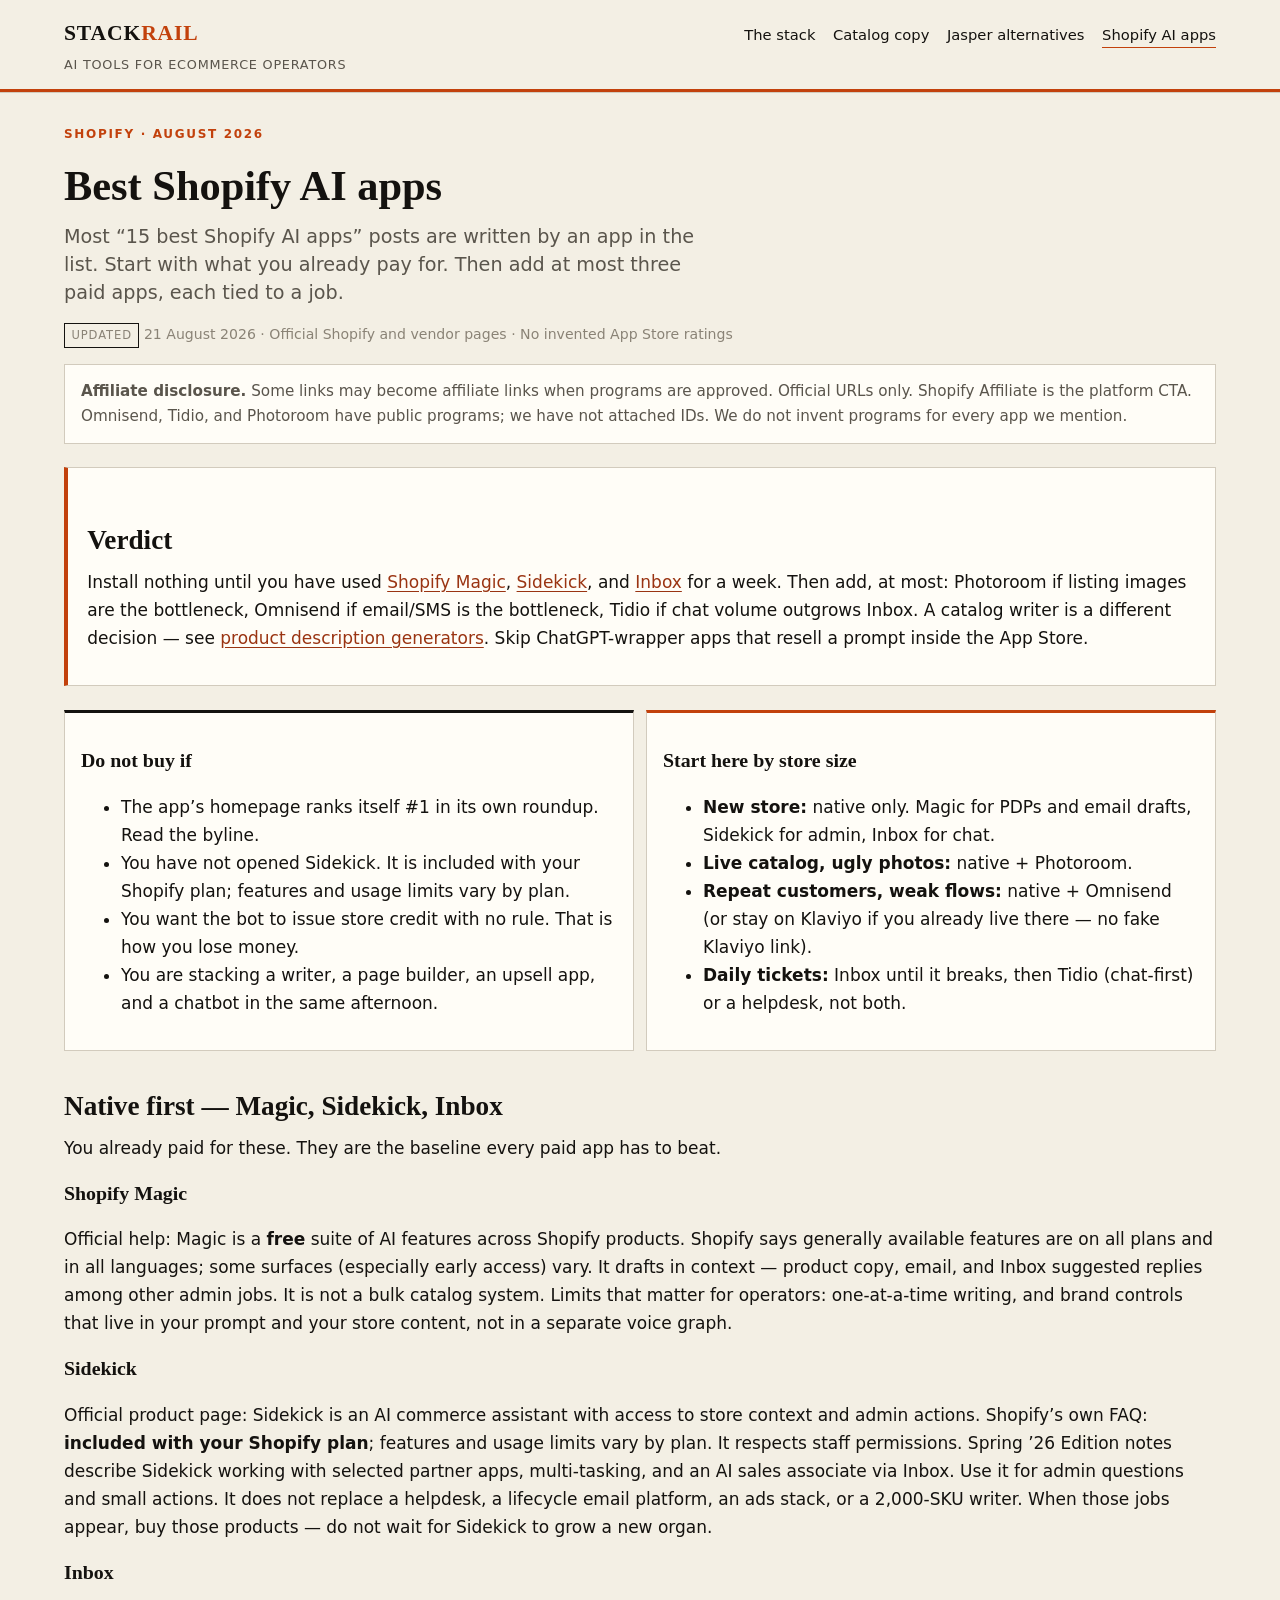
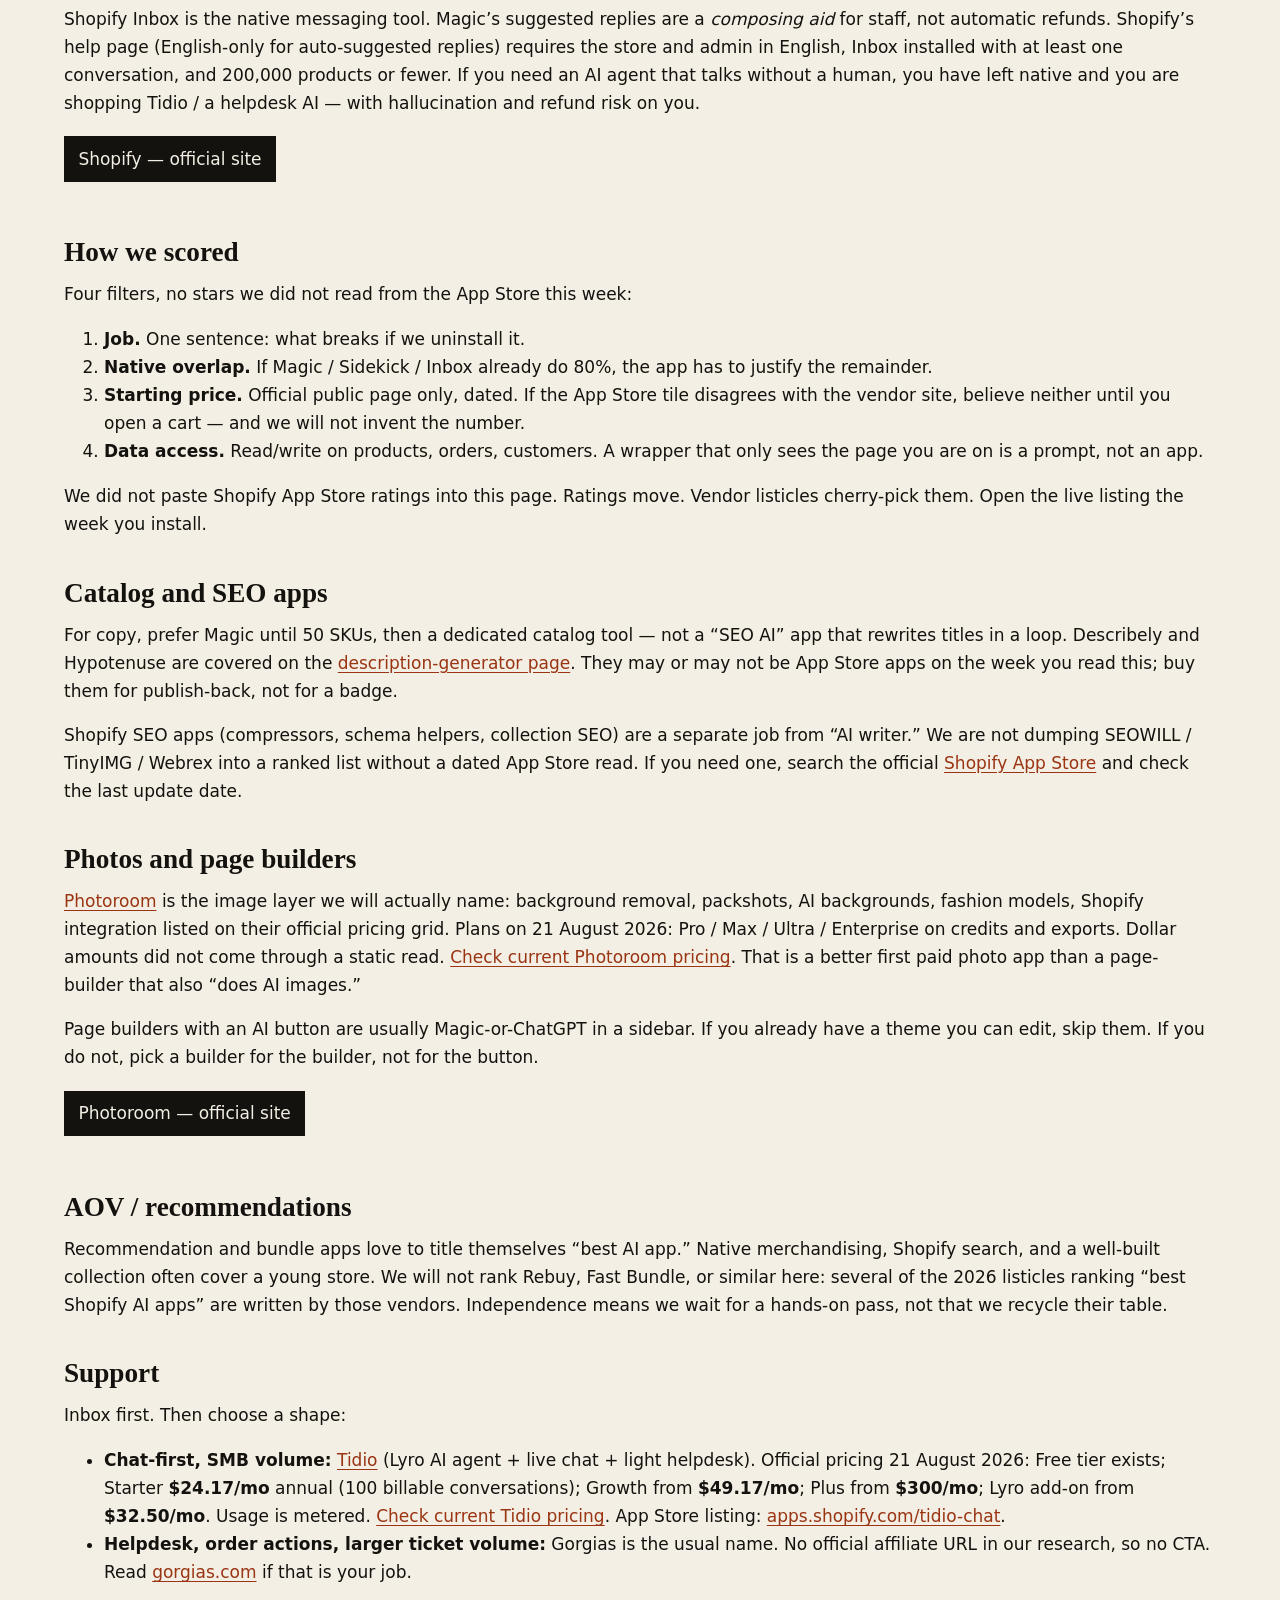
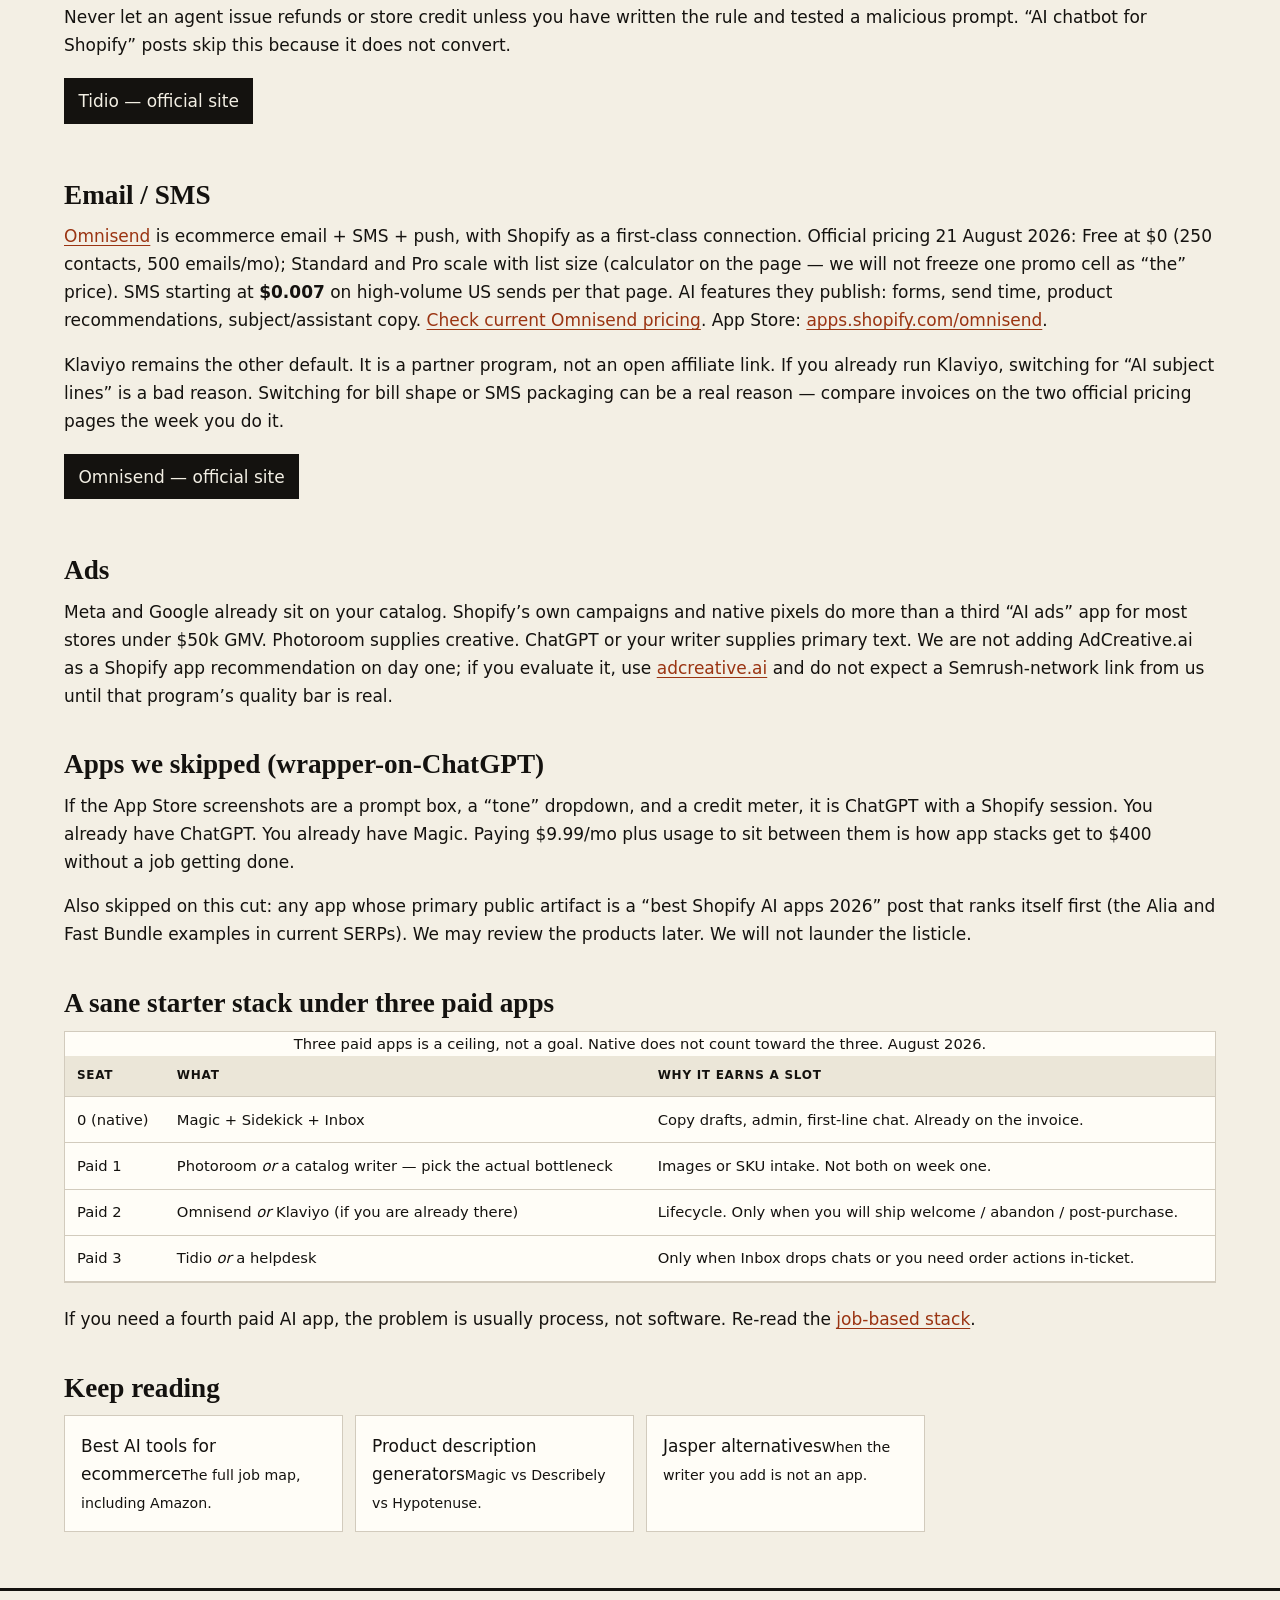
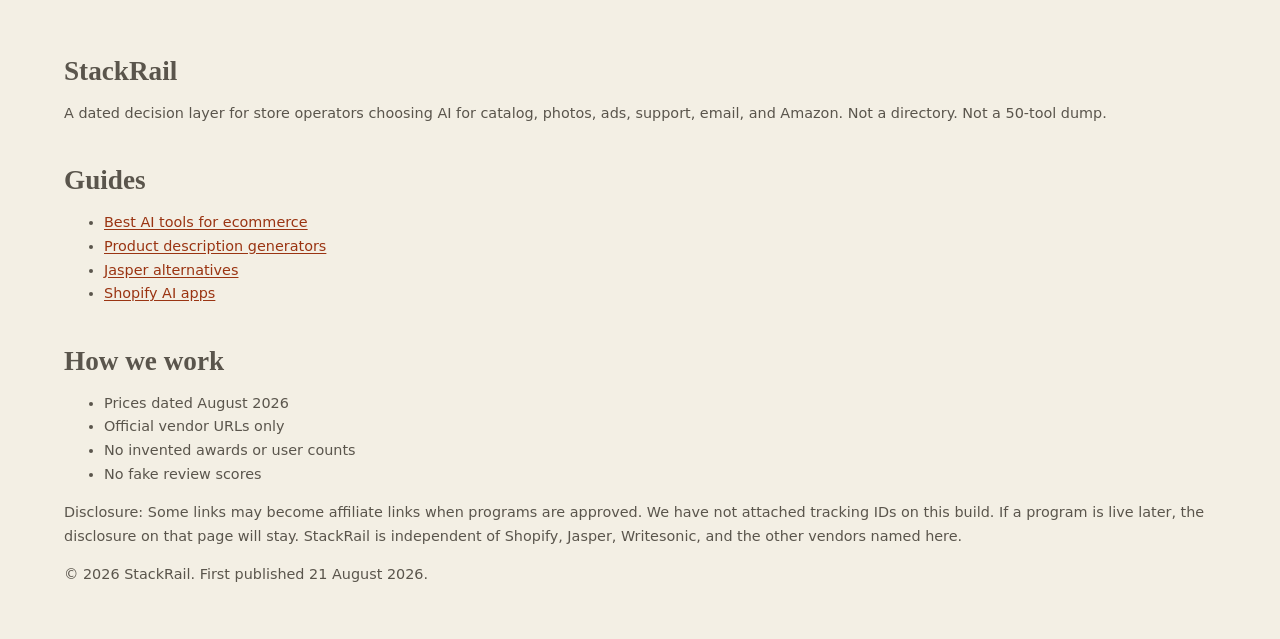
<file: best-shopify-ai-apps/index.html>
<!DOCTYPE html>
<html lang="en">
<head>
  <meta charset="utf-8">
  <meta name="viewport" content="width=device-width, initial-scale=1">
  <title>Best Shopify AI Apps (August 2026) — Native First — StackRail</title>
  <meta name="description" content="Start with Magic, Sidekick, and Inbox. Then the few paid apps worth adding for catalog, photos, support, and email. Dated August 2026. Not a vendor #1 list.">
  <link rel="canonical" href="https://apwapi.github.io/best-shopify-ai-apps/">
  <meta name="robots" content="index,follow">
  <meta name="author" content="StackRail">
  <meta property="og:title" content="Best Shopify AI Apps (August 2026) — Native First — StackRail">
  <meta property="og:description" content="Start with Magic, Sidekick, and Inbox. Then the few paid apps worth adding for catalog, photos, support, and email. Dated August 2026. Not a vendor #1 list.">
  <meta property="og:type" content="article">
  <meta name="twitter:card" content="summary">
  <link rel="icon" href="../favicon.svg" type="image/svg+xml">
  <link rel="stylesheet" href="../styles.css">
  
</head>
<body>
<a class="skip" href="#main">Skip to content</a>
<header class="mast">
  <div class="wrap mast-inner">
    <div>
      <a class="wordmark" href="../">Stack<span>Rail</span></a>
      <p class="tag">AI tools for ecommerce operators</p>
    </div>
    <nav class="site" aria-label="Primary">
      <a href="../">The stack</a>
      <a href="../best-ai-product-description-generators/">Catalog copy</a>
      <a href="../jasper-alternatives/">Jasper alternatives</a>
      <a href="../best-shopify-ai-apps/" aria-current="page">Shopify AI apps</a>
    </nav>
  </div>
  <div class="rule-accent"></div>
</header>

<main id="main" class="article">
  <div class="wrap">
    <p class="kicker">Shopify · August 2026</p>
    <h1>Best Shopify AI apps</h1>
    <p class="deck">Most “15 best Shopify AI apps” posts are written by an app in the list. Start with what you already pay for. Then add at most three paid apps, each tied to a job.</p>
    <p class="meta"><span class="stamp">Updated</span> 21 August 2026 · Official Shopify and vendor pages · No invented App Store ratings</p>

    <aside class="note" role="note">
      <strong>Affiliate disclosure.</strong> Some links may become affiliate links when programs are approved. Official URLs only. Shopify Affiliate is the platform CTA. Omnisend, Tidio, and Photoroom have public programs; we have not attached IDs. We do not invent programs for every app we mention.
    </aside>

    <section class="verdict" aria-labelledby="verdict">
      <h2 id="verdict">Verdict</h2>
      <p>Install nothing until you have used <a href="https://help.shopify.com/en/manual/shopify-admin/productivity-tools/shopify-magic">Shopify Magic</a>, <a href="https://www.shopify.com/sidekick">Sidekick</a>, and <a href="https://www.shopify.com/inbox">Inbox</a> for a week. Then add, at most: Photoroom if listing images are the bottleneck, Omnisend if email/SMS is the bottleneck, Tidio if chat volume outgrows Inbox. A catalog writer is a different decision — see <a href="../best-ai-product-description-generators/">product description generators</a>. Skip ChatGPT-wrapper apps that resell a prompt inside the App Store.</p>
    </section>

    <div class="dont">
      <div class="box bad">
        <h3>Do not buy if</h3>
        <ul>
          <li>The app’s homepage ranks itself #1 in its own roundup. Read the byline.</li>
          <li>You have not opened Sidekick. It is included with your Shopify plan; features and usage limits vary by plan.</li>
          <li>You want the bot to issue store credit with no rule. That is how you lose money.</li>
          <li>You are stacking a writer, a page builder, an upsell app, and a chatbot in the same afternoon.</li>
        </ul>
      </div>
      <div class="box good">
        <h3>Start here by store size</h3>
        <ul>
          <li><strong>New store:</strong> native only. Magic for PDPs and email drafts, Sidekick for admin, Inbox for chat.</li>
          <li><strong>Live catalog, ugly photos:</strong> native + Photoroom.</li>
          <li><strong>Repeat customers, weak flows:</strong> native + Omnisend (or stay on Klaviyo if you already live there — no fake Klaviyo link).</li>
          <li><strong>Daily tickets:</strong> Inbox until it breaks, then Tidio (chat-first) or a helpdesk, not both.</li>
        </ul>
      </div>
    </div>

    <h2 id="native">Native first — Magic, Sidekick, Inbox</h2>
    <p>You already paid for these. They are the baseline every paid app has to beat.</p>
    <h3>Shopify Magic</h3>
    <p>Official help: Magic is a <strong>free</strong> suite of AI features across Shopify products. Shopify says generally available features are on all plans and in all languages; some surfaces (especially early access) vary. It drafts in context — product copy, email, and Inbox suggested replies among other admin jobs. It is not a bulk catalog system. Limits that matter for operators: one-at-a-time writing, and brand controls that live in your prompt and your store content, not in a separate voice graph.</p>
    <h3>Sidekick</h3>
    <p>Official product page: Sidekick is an AI commerce assistant with access to store context and admin actions. Shopify’s own FAQ: <strong>included with your Shopify plan</strong>; features and usage limits vary by plan. It respects staff permissions. Spring ’26 Edition notes describe Sidekick working with selected partner apps, multi-tasking, and an AI sales associate via Inbox. Use it for admin questions and small actions. It does not replace a helpdesk, a lifecycle email platform, an ads stack, or a 2,000-SKU writer. When those jobs appear, buy those products — do not wait for Sidekick to grow a new organ.</p>
    <h3>Inbox</h3>
    <p>Shopify Inbox is the native messaging tool. Magic’s suggested replies are a <em>composing aid</em> for staff, not automatic refunds. Shopify’s help page (English-only for auto-suggested replies) requires the store and admin in English, Inbox installed with at least one conversation, and 200,000 products or fewer. If you need an AI agent that talks without a human, you have left native and you are shopping Tidio / a helpdesk AI — with hallucination and refund risk on you.</p>
    <p><a class="cta" href="https://www.shopify.com/">Shopify — official site</a></p>

    <h2 id="scoring">How we scored</h2>
    <p>Four filters, no stars we did not read from the App Store this week:</p>
    <ol>
      <li><strong>Job.</strong> One sentence: what breaks if we uninstall it.</li>
      <li><strong>Native overlap.</strong> If Magic / Sidekick / Inbox already do 80%, the app has to justify the remainder.</li>
      <li><strong>Starting price.</strong> Official public page only, dated. If the App Store tile disagrees with the vendor site, believe neither until you open a cart — and we will not invent the number.</li>
      <li><strong>Data access.</strong> Read/write on products, orders, customers. A wrapper that only sees the page you are on is a prompt, not an app.</li>
    </ol>
    <p>We did not paste Shopify App Store ratings into this page. Ratings move. Vendor listicles cherry-pick them. Open the live listing the week you install.</p>

    <h2 id="catalog-apps">Catalog and SEO apps</h2>
    <p>For copy, prefer Magic until 50 SKUs, then a dedicated catalog tool — not a “SEO AI” app that rewrites titles in a loop. Describely and Hypotenuse are covered on the <a href="../best-ai-product-description-generators/">description-generator page</a>. They may or may not be App Store apps on the week you read this; buy them for publish-back, not for a badge.</p>
    <p>Shopify SEO apps (compressors, schema helpers, collection SEO) are a separate job from “AI writer.” We are not dumping SEOWILL / TinyIMG / Webrex into a ranked list without a dated App Store read. If you need one, search the official <a href="https://apps.shopify.com/">Shopify App Store</a> and check the last update date.</p>

    <h2 id="photos">Photos and page builders</h2>
    <p><a href="https://www.photoroom.com/">Photoroom</a> is the image layer we will actually name: background removal, packshots, AI backgrounds, fashion models, Shopify integration listed on their official pricing grid. Plans on 21 August 2026: Pro / Max / Ultra / Enterprise on credits and exports. Dollar amounts did not come through a static read. <a href="https://www.photoroom.com/pricing">Check current Photoroom pricing</a>. That is a better first paid photo app than a page-builder that also “does AI images.”</p>
    <p>Page builders with an AI button are usually Magic-or-ChatGPT in a sidebar. If you already have a theme you can edit, skip them. If you do not, pick a builder for the builder, not for the button.</p>
    <p><a class="cta" href="https://www.photoroom.com/">Photoroom — official site</a></p>

    <h2 id="aov">AOV / recommendations</h2>
    <p>Recommendation and bundle apps love to title themselves “best AI app.” Native merchandising, Shopify search, and a well-built collection often cover a young store. We will not rank Rebuy, Fast Bundle, or similar here: several of the 2026 listicles ranking “best Shopify AI apps” are written by those vendors. Independence means we wait for a hands-on pass, not that we recycle their table.</p>

    <h2 id="support">Support</h2>
    <p>Inbox first. Then choose a shape:</p>
    <ul>
      <li><strong>Chat-first, SMB volume:</strong> <a href="https://www.tidio.com/">Tidio</a> (Lyro AI agent + live chat + light helpdesk). Official pricing 21 August 2026: Free tier exists; Starter <strong>$24.17/mo</strong> annual (100 billable conversations); Growth from <strong>$49.17/mo</strong>; Plus from <strong>$300/mo</strong>; Lyro add-on from <strong>$32.50/mo</strong>. Usage is metered. <a href="https://www.tidio.com/pricing/">Check current Tidio pricing</a>. App Store listing: <a href="https://apps.shopify.com/tidio-chat">apps.shopify.com/tidio-chat</a>.</li>
      <li><strong>Helpdesk, order actions, larger ticket volume:</strong> Gorgias is the usual name. No official affiliate URL in our research, so no CTA. Read <a href="https://www.gorgias.com/">gorgias.com</a> if that is your job.</li>
    </ul>
    <p>Never let an agent issue refunds or store credit unless you have written the rule and tested a malicious prompt. “AI chatbot for Shopify” posts skip this because it does not convert.</p>
    <p><a class="cta" href="https://www.tidio.com/">Tidio — official site</a></p>

    <h2 id="email">Email / SMS</h2>
    <p><a href="https://www.omnisend.com/">Omnisend</a> is ecommerce email + SMS + push, with Shopify as a first-class connection. Official pricing 21 August 2026: Free at $0 (250 contacts, 500 emails/mo); Standard and Pro scale with list size (calculator on the page — we will not freeze one promo cell as “the” price). SMS starting at <strong>$0.007</strong> on high-volume US sends per that page. AI features they publish: forms, send time, product recommendations, subject/assistant copy. <a href="https://www.omnisend.com/pricing/">Check current Omnisend pricing</a>. App Store: <a href="https://apps.shopify.com/omnisend">apps.shopify.com/omnisend</a>.</p>
    <p>Klaviyo remains the other default. It is a partner program, not an open affiliate link. If you already run Klaviyo, switching for “AI subject lines” is a bad reason. Switching for bill shape or SMS packaging can be a real reason — compare invoices on the two official pricing pages the week you do it.</p>
    <p><a class="cta" href="https://www.omnisend.com/">Omnisend — official site</a></p>

    <h2 id="ads">Ads</h2>
    <p>Meta and Google already sit on your catalog. Shopify’s own campaigns and native pixels do more than a third “AI ads” app for most stores under $50k GMV. Photoroom supplies creative. ChatGPT or your writer supplies primary text. We are not adding AdCreative.ai as a Shopify app recommendation on day one; if you evaluate it, use <a href="https://www.adcreative.ai/">adcreative.ai</a> and do not expect a Semrush-network link from us until that program’s quality bar is real.</p>

    <h2 id="skipped">Apps we skipped (wrapper-on-ChatGPT)</h2>
    <p>If the App Store screenshots are a prompt box, a “tone” dropdown, and a credit meter, it is ChatGPT with a Shopify session. You already have ChatGPT. You already have Magic. Paying $9.99/mo plus usage to sit between them is how app stacks get to $400 without a job getting done.</p>
    <p>Also skipped on this cut: any app whose primary public artifact is a “best Shopify AI apps 2026” post that ranks itself first (the Alia and Fast Bundle examples in current SERPs). We may review the products later. We will not launder the listicle.</p>

    <h2 id="starter-stack">A sane starter stack under three paid apps</h2>
    <div class="table-wrap">
      <table>
        <caption>Three paid apps is a ceiling, not a goal. Native does not count toward the three. August 2026.</caption>
        <thead>
          <tr><th>Seat</th><th>What</th><th>Why it earns a slot</th></tr>
        </thead>
        <tbody>
          <tr>
            <td>0 (native)</td>
            <td>Magic + Sidekick + Inbox</td>
            <td>Copy drafts, admin, first-line chat. Already on the invoice.</td>
          </tr>
          <tr>
            <td>Paid 1</td>
            <td>Photoroom <em>or</em> a catalog writer — pick the actual bottleneck</td>
            <td>Images or SKU intake. Not both on week one.</td>
          </tr>
          <tr>
            <td>Paid 2</td>
            <td>Omnisend <em>or</em> Klaviyo (if you are already there)</td>
            <td>Lifecycle. Only when you will ship welcome / abandon / post-purchase.</td>
          </tr>
          <tr>
            <td>Paid 3</td>
            <td>Tidio <em>or</em> a helpdesk</td>
            <td>Only when Inbox drops chats or you need order actions in-ticket.</td>
          </tr>
        </tbody>
      </table>
    </div>
    <p>If you need a fourth paid AI app, the problem is usually process, not software. Re-read the <a href="../">job-based stack</a>.</p>

    <h2>Keep reading</h2>
    <div class="related">
      <a href="../">Best AI tools for ecommerce<small>The full job map, including Amazon.</small></a>
      <a href="../best-ai-product-description-generators/">Product description generators<small>Magic vs Describely vs Hypotenuse.</small></a>
      <a href="../jasper-alternatives/">Jasper alternatives<small>When the writer you add is not an app.</small></a>
    </div>
  </div>
</main>
<footer class="site">
  <div class="wrap cols">
    <div>
      <h2>StackRail</h2>
      <p>A dated decision layer for store operators choosing AI for catalog, photos, ads, support, email, and Amazon. Not a directory. Not a 50-tool dump.</p>
    </div>
    <div>
      <h2>Guides</h2>
      <ul>
        <li><a href="../">Best AI tools for ecommerce</a></li>
        <li><a href="../best-ai-product-description-generators/">Product description generators</a></li>
        <li><a href="../jasper-alternatives/">Jasper alternatives</a></li>
        <li><a href="../best-shopify-ai-apps/">Shopify AI apps</a></li>
      </ul>
    </div>
    <div>
      <h2>How we work</h2>
      <ul>
        <li>Prices dated August 2026</li>
        <li>Official vendor URLs only</li>
        <li>No invented awards or user counts</li>
        <li>No fake review scores</li>
      </ul>
    </div>
  </div>
  <div class="wrap legal">
    <p>Disclosure: Some links may become affiliate links when programs are approved. We have not attached tracking IDs on this build. If a program is live later, the disclosure on that page will stay. StackRail is independent of Shopify, Jasper, Writesonic, and the other vendors named here.</p>
    <p>© 2026 StackRail. First published 21 August 2026.</p>
  </div>
</footer>
</body>
</html>
</file>
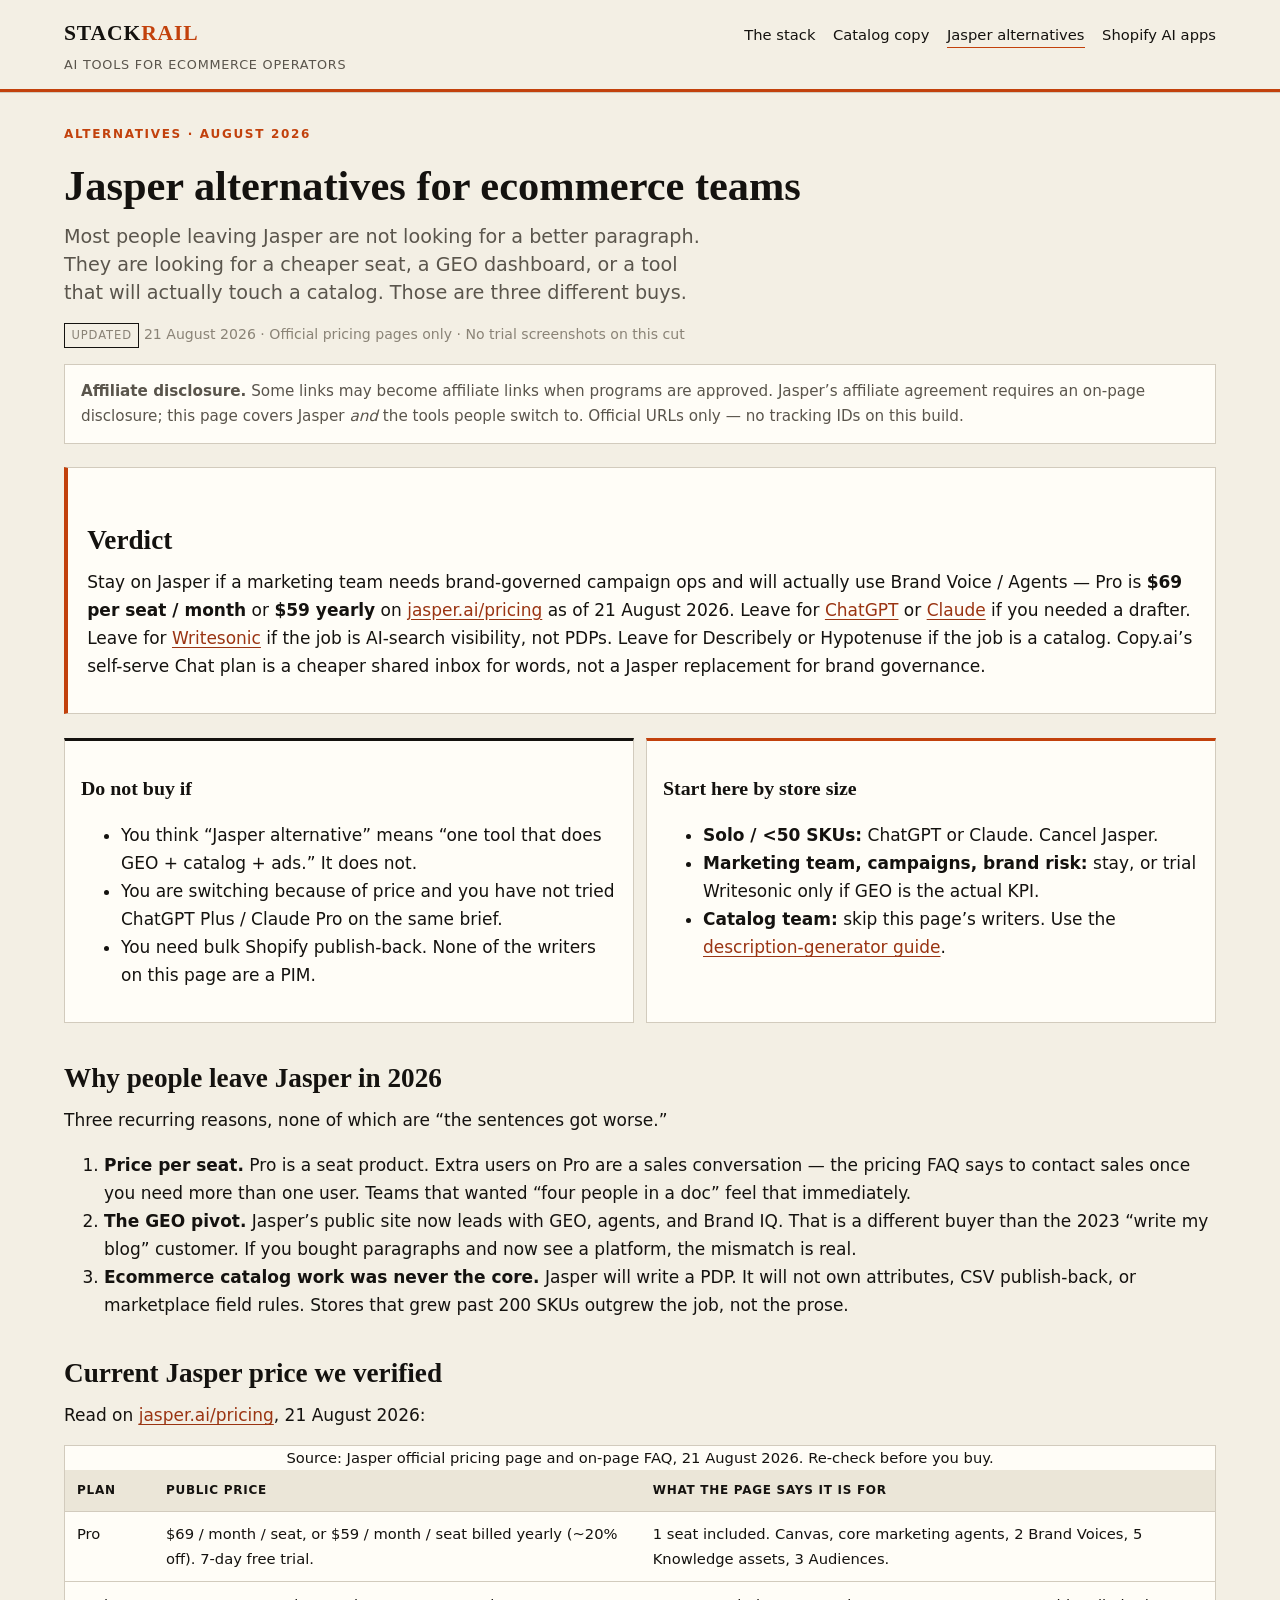
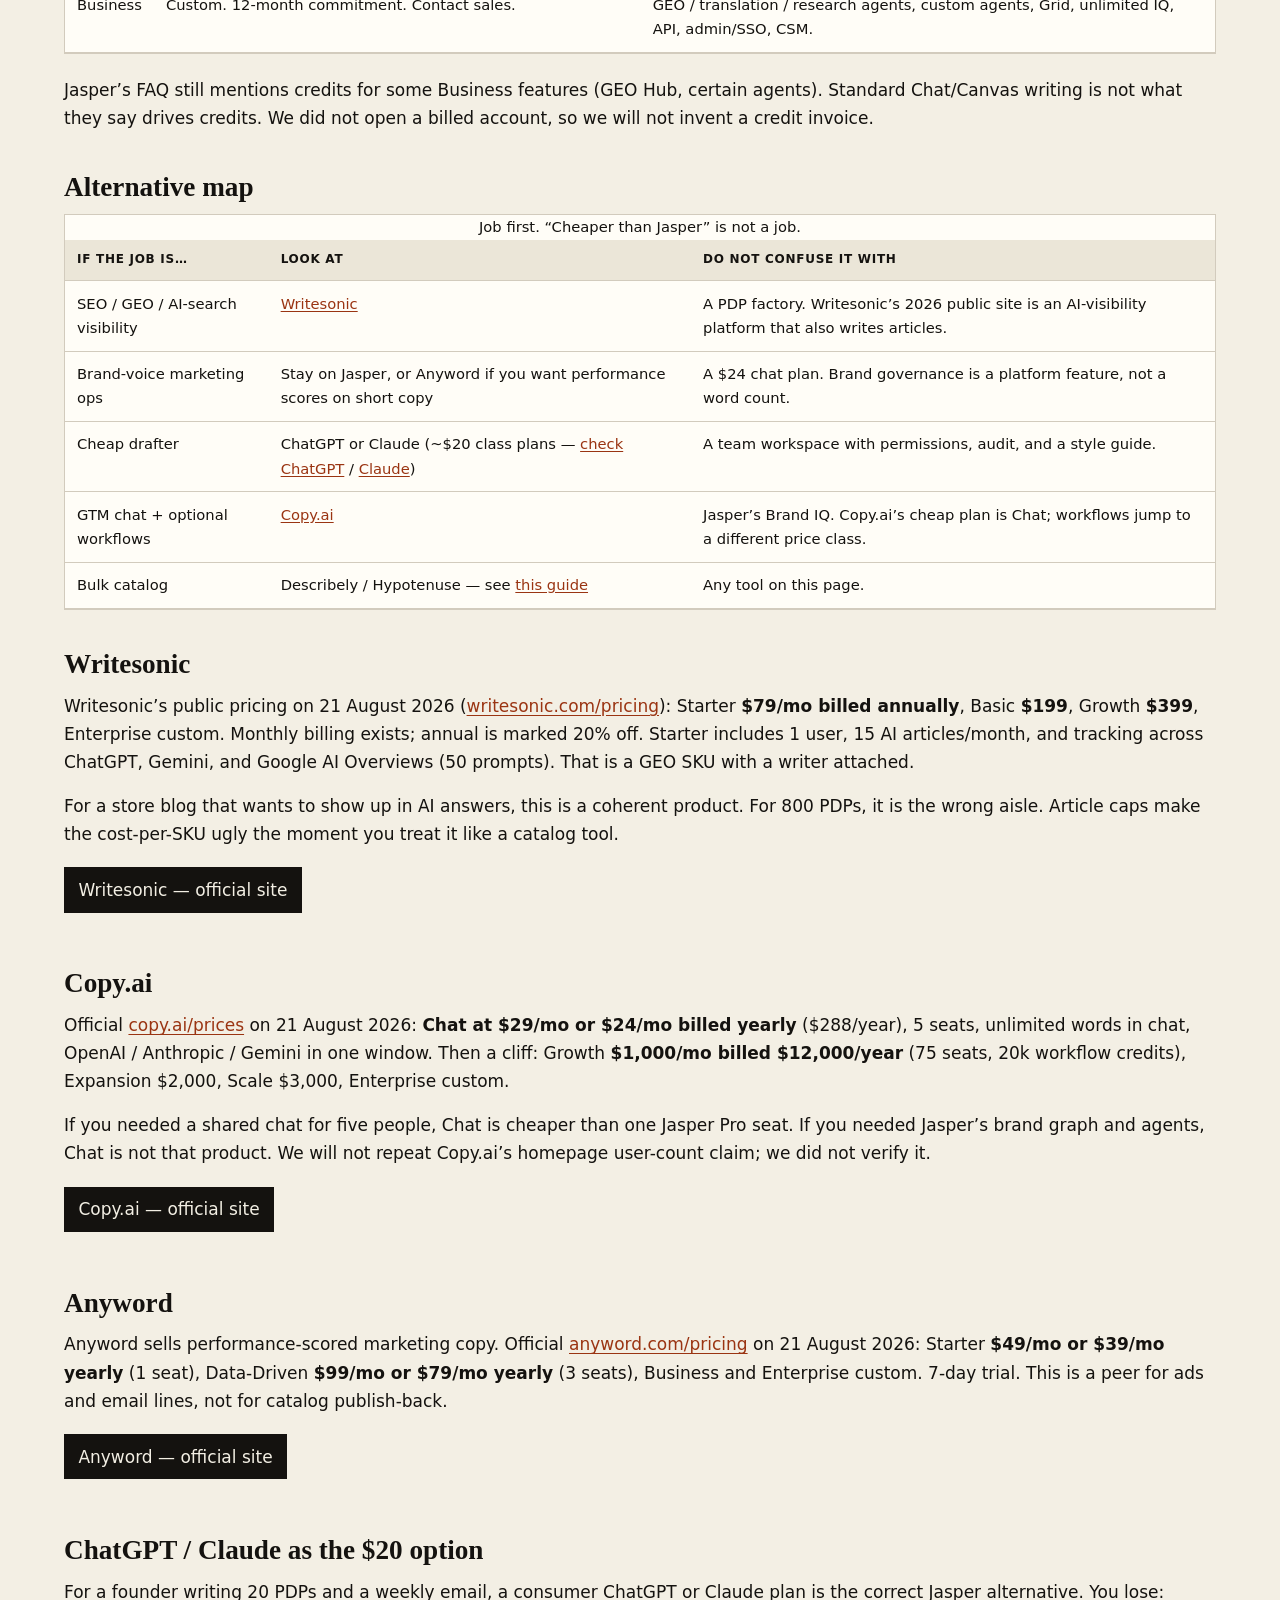
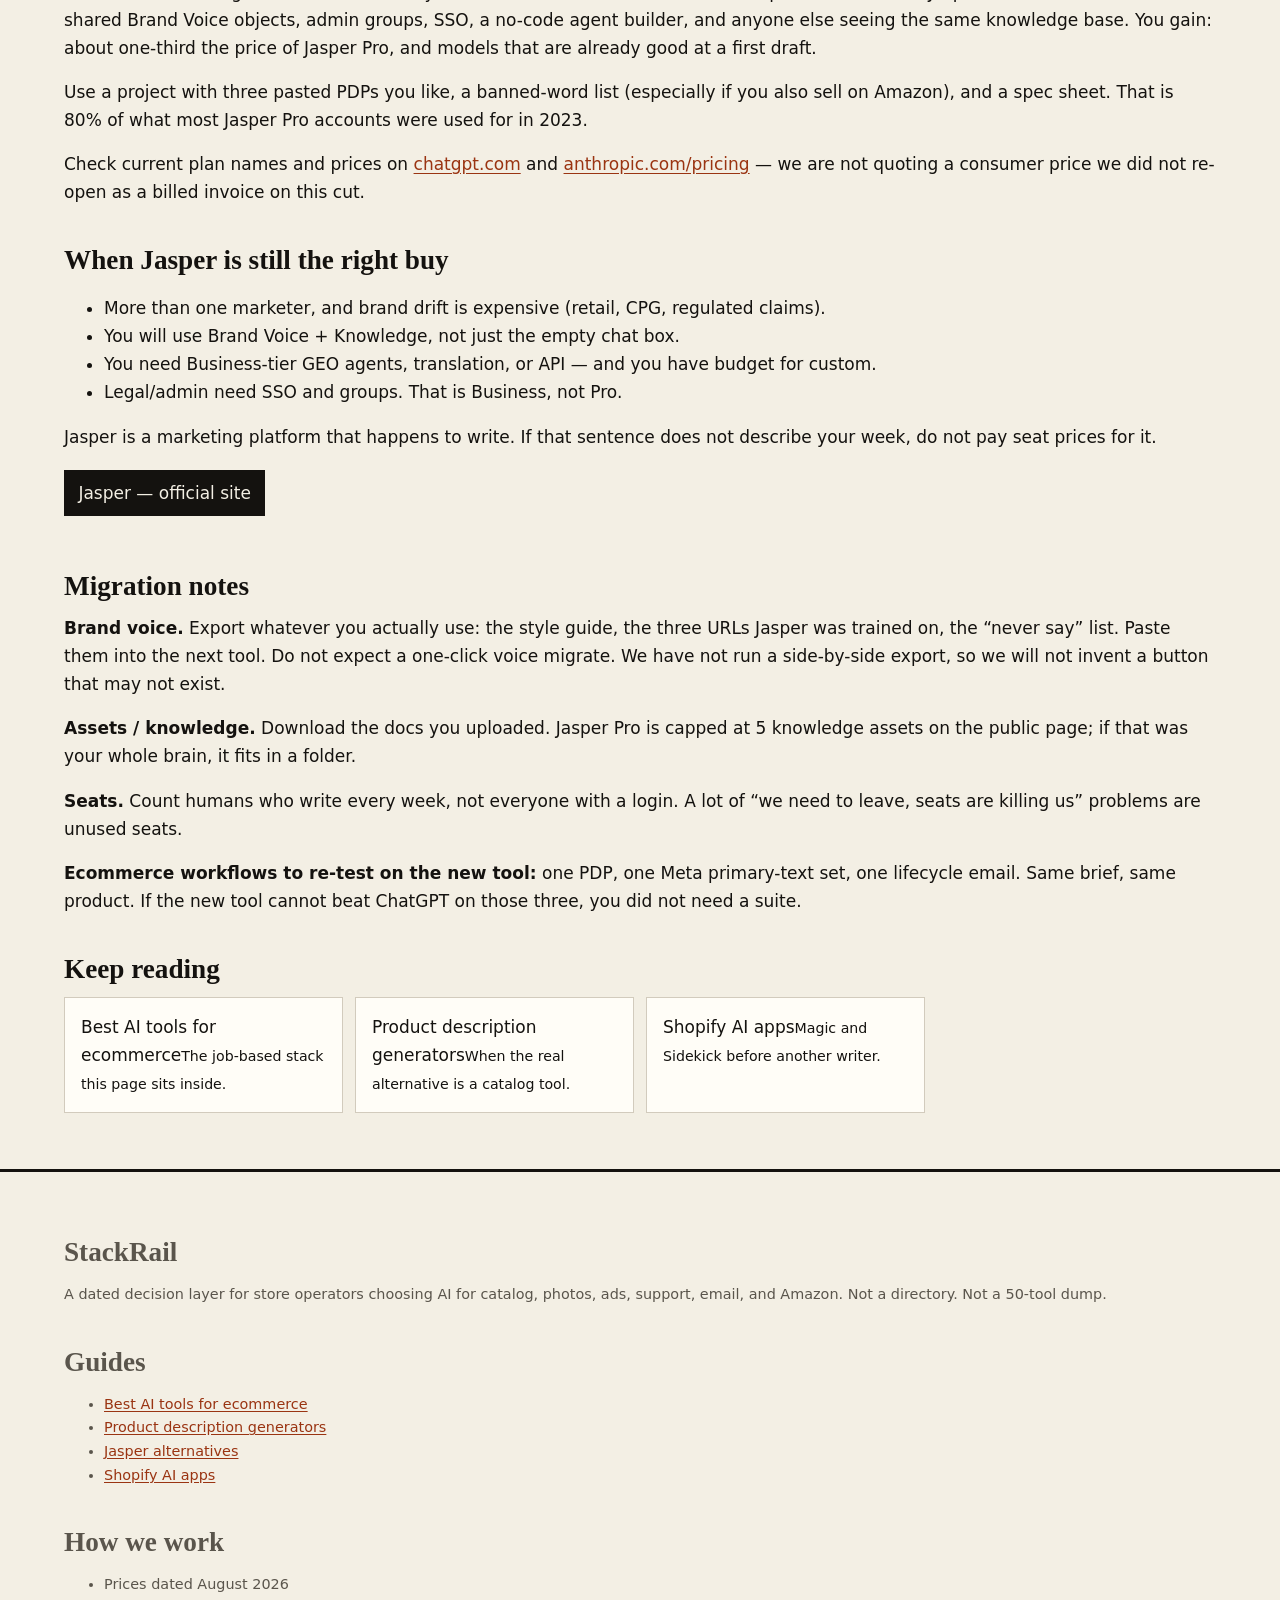
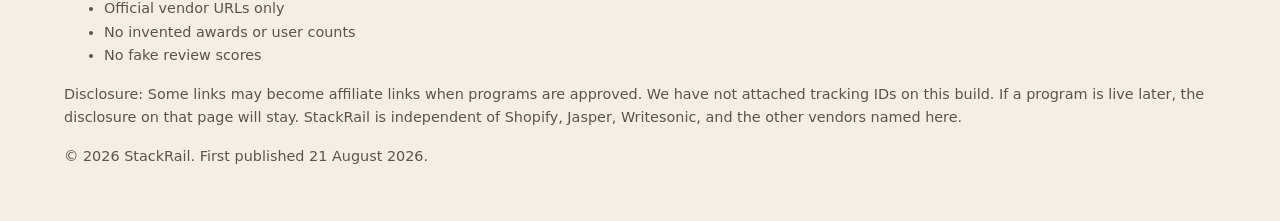
<file: jasper-alternatives/index.html>
<!DOCTYPE html>
<html lang="en">
<head>
  <meta charset="utf-8">
  <meta name="viewport" content="width=device-width, initial-scale=1">
  <title>Jasper Alternatives in 2026: Writesonic, Copy.ai, ChatGPT — StackRail</title>
  <meta name="description" content="Why store teams leave Jasper, the Pro price we read on jasper.ai/pricing in August 2026, and which alternative fits PDP, ads, or GEO work.">
  <link rel="canonical" href="https://apwapi.github.io/jasper-alternatives/">
  <meta name="robots" content="index,follow">
  <meta name="author" content="StackRail">
  <meta property="og:title" content="Jasper Alternatives in 2026: Writesonic, Copy.ai, ChatGPT — StackRail">
  <meta property="og:description" content="Why store teams leave Jasper, the Pro price we read on jasper.ai/pricing in August 2026, and which alternative fits PDP, ads, or GEO work.">
  <meta property="og:type" content="article">
  <meta name="twitter:card" content="summary">
  <link rel="icon" href="../favicon.svg" type="image/svg+xml">
  <link rel="stylesheet" href="../styles.css">
  
</head>
<body>
<a class="skip" href="#main">Skip to content</a>
<header class="mast">
  <div class="wrap mast-inner">
    <div>
      <a class="wordmark" href="../">Stack<span>Rail</span></a>
      <p class="tag">AI tools for ecommerce operators</p>
    </div>
    <nav class="site" aria-label="Primary">
      <a href="../">The stack</a>
      <a href="../best-ai-product-description-generators/">Catalog copy</a>
      <a href="../jasper-alternatives/" aria-current="page">Jasper alternatives</a>
      <a href="../best-shopify-ai-apps/">Shopify AI apps</a>
    </nav>
  </div>
  <div class="rule-accent"></div>
</header>

<main id="main" class="article">
  <div class="wrap">
    <p class="kicker">Alternatives · August 2026</p>
    <h1>Jasper alternatives for ecommerce teams</h1>
    <p class="deck">Most people leaving Jasper are not looking for a better paragraph. They are looking for a cheaper seat, a GEO dashboard, or a tool that will actually touch a catalog. Those are three different buys.</p>
    <p class="meta"><span class="stamp">Updated</span> 21 August 2026 · Official pricing pages only · No trial screenshots on this cut</p>

    <aside class="note" role="note">
      <strong>Affiliate disclosure.</strong> Some links may become affiliate links when programs are approved. Jasper’s affiliate agreement requires an on-page disclosure; this page covers Jasper <em>and</em> the tools people switch to. Official URLs only — no tracking IDs on this build.
    </aside>

    <section class="verdict" aria-labelledby="verdict">
      <h2 id="verdict">Verdict</h2>
      <p>Stay on Jasper if a marketing team needs brand-governed campaign ops and will actually use Brand Voice / Agents — Pro is <strong>$69 per seat / month</strong> or <strong>$59 yearly</strong> on <a href="https://www.jasper.ai/pricing">jasper.ai/pricing</a> as of 21 August 2026. Leave for <a href="https://chatgpt.com/">ChatGPT</a> or <a href="https://claude.ai/">Claude</a> if you needed a drafter. Leave for <a href="https://writesonic.com/">Writesonic</a> if the job is AI-search visibility, not PDPs. Leave for Describely or Hypotenuse if the job is a catalog. Copy.ai’s self-serve Chat plan is a cheaper shared inbox for words, not a Jasper replacement for brand governance.</p>
    </section>

    <div class="dont">
      <div class="box bad">
        <h3>Do not buy if</h3>
        <ul>
          <li>You think “Jasper alternative” means “one tool that does GEO + catalog + ads.” It does not.</li>
          <li>You are switching because of price and you have not tried ChatGPT Plus / Claude Pro on the same brief.</li>
          <li>You need bulk Shopify publish-back. None of the writers on this page are a PIM.</li>
        </ul>
      </div>
      <div class="box good">
        <h3>Start here by store size</h3>
        <ul>
          <li><strong>Solo / &lt;50 SKUs:</strong> ChatGPT or Claude. Cancel Jasper.</li>
          <li><strong>Marketing team, campaigns, brand risk:</strong> stay, or trial Writesonic only if GEO is the actual KPI.</li>
          <li><strong>Catalog team:</strong> skip this page’s writers. Use the <a href="../best-ai-product-description-generators/">description-generator guide</a>.</li>
        </ul>
      </div>
    </div>

    <h2 id="why-leave">Why people leave Jasper in 2026</h2>
    <p>Three recurring reasons, none of which are “the sentences got worse.”</p>
    <ol>
      <li><strong>Price per seat.</strong> Pro is a seat product. Extra users on Pro are a sales conversation — the pricing FAQ says to contact sales once you need more than one user. Teams that wanted “four people in a doc” feel that immediately.</li>
      <li><strong>The GEO pivot.</strong> Jasper’s public site now leads with GEO, agents, and Brand IQ. That is a different buyer than the 2023 “write my blog” customer. If you bought paragraphs and now see a platform, the mismatch is real.</li>
      <li><strong>Ecommerce catalog work was never the core.</strong> Jasper will write a PDP. It will not own attributes, CSV publish-back, or marketplace field rules. Stores that grew past 200 SKUs outgrew the job, not the prose.</li>
    </ol>

    <h2 id="price">Current Jasper price we verified</h2>
    <p>Read on <a href="https://www.jasper.ai/pricing">jasper.ai/pricing</a>, 21 August 2026:</p>
    <div class="table-wrap">
      <table>
        <caption>Source: Jasper official pricing page and on-page FAQ, 21 August 2026. Re-check before you buy.</caption>
        <thead>
          <tr><th>Plan</th><th>Public price</th><th>What the page says it is for</th></tr>
        </thead>
        <tbody>
          <tr>
            <td>Pro</td>
            <td>$69 / month / seat, or $59 / month / seat billed yearly (~20% off). 7-day free trial.</td>
            <td>1 seat included. Canvas, core marketing agents, 2 Brand Voices, 5 Knowledge assets, 3 Audiences.</td>
          </tr>
          <tr>
            <td>Business</td>
            <td>Custom. 12-month commitment. Contact sales.</td>
            <td>GEO / translation / research agents, custom agents, Grid, unlimited IQ, API, admin/SSO, CSM.</td>
          </tr>
        </tbody>
      </table>
    </div>
    <p>Jasper’s FAQ still mentions credits for some Business features (GEO Hub, certain agents). Standard Chat/Canvas writing is not what they say drives credits. We did not open a billed account, so we will not invent a credit invoice.</p>

    <h2 id="map">Alternative map</h2>
    <div class="table-wrap">
      <table>
        <caption>Job first. “Cheaper than Jasper” is not a job.</caption>
        <thead>
          <tr><th>If the job is…</th><th>Look at</th><th>Do not confuse it with</th></tr>
        </thead>
        <tbody>
          <tr>
            <td>SEO / GEO / AI-search visibility</td>
            <td><a href="https://writesonic.com/">Writesonic</a></td>
            <td>A PDP factory. Writesonic’s 2026 public site is an AI-visibility platform that also writes articles.</td>
          </tr>
          <tr>
            <td>Brand-voice marketing ops</td>
            <td>Stay on Jasper, or Anyword if you want performance scores on short copy</td>
            <td>A $24 chat plan. Brand governance is a platform feature, not a word count.</td>
          </tr>
          <tr>
            <td>Cheap drafter</td>
            <td>ChatGPT or Claude (~$20 class plans — <a href="https://chatgpt.com/">check ChatGPT</a> / <a href="https://claude.ai/">Claude</a>)</td>
            <td>A team workspace with permissions, audit, and a style guide.</td>
          </tr>
          <tr>
            <td>GTM chat + optional workflows</td>
            <td><a href="https://www.copy.ai/">Copy.ai</a></td>
            <td>Jasper’s Brand IQ. Copy.ai’s cheap plan is Chat; workflows jump to a different price class.</td>
          </tr>
          <tr>
            <td>Bulk catalog</td>
            <td>Describely / Hypotenuse — see <a href="../best-ai-product-description-generators/">this guide</a></td>
            <td>Any tool on this page.</td>
          </tr>
        </tbody>
      </table>
    </div>

    <h2 id="writesonic">Writesonic</h2>
    <p>Writesonic’s public pricing on 21 August 2026 (<a href="https://writesonic.com/pricing">writesonic.com/pricing</a>): Starter <strong>$79/mo billed annually</strong>, Basic <strong>$199</strong>, Growth <strong>$399</strong>, Enterprise custom. Monthly billing exists; annual is marked 20% off. Starter includes 1 user, 15 AI articles/month, and tracking across ChatGPT, Gemini, and Google AI Overviews (50 prompts). That is a GEO SKU with a writer attached.</p>
    <p>For a store blog that wants to show up in AI answers, this is a coherent product. For 800 PDPs, it is the wrong aisle. Article caps make the cost-per-SKU ugly the moment you treat it like a catalog tool.</p>
    <p><a class="cta" href="https://writesonic.com/">Writesonic — official site</a></p>

    <h2 id="copyai">Copy.ai</h2>
    <p>Official <a href="https://www.copy.ai/prices">copy.ai/prices</a> on 21 August 2026: <strong>Chat at $29/mo or $24/mo billed yearly</strong> ($288/year), 5 seats, unlimited words in chat, OpenAI / Anthropic / Gemini in one window. Then a cliff: Growth <strong>$1,000/mo billed $12,000/year</strong> (75 seats, 20k workflow credits), Expansion $2,000, Scale $3,000, Enterprise custom.</p>
    <p>If you needed a shared chat for five people, Chat is cheaper than one Jasper Pro seat. If you needed Jasper’s brand graph and agents, Chat is not that product. We will not repeat Copy.ai’s homepage user-count claim; we did not verify it.</p>
    <p><a class="cta" href="https://www.copy.ai/">Copy.ai — official site</a></p>

    <h2 id="anyword">Anyword</h2>
    <p>Anyword sells performance-scored marketing copy. Official <a href="https://www.anyword.com/pricing">anyword.com/pricing</a> on 21 August 2026: Starter <strong>$49/mo or $39/mo yearly</strong> (1 seat), Data-Driven <strong>$99/mo or $79/mo yearly</strong> (3 seats), Business and Enterprise custom. 7-day trial. This is a peer for ads and email lines, not for catalog publish-back.</p>
    <p><a class="cta ghost" href="https://www.anyword.com/">Anyword — official site</a></p>

    <h2 id="chatgpt">ChatGPT / Claude as the $20 option</h2>
    <p>For a founder writing 20 PDPs and a weekly email, a consumer ChatGPT or Claude plan is the correct Jasper alternative. You lose: shared Brand Voice objects, admin groups, SSO, a no-code agent builder, and anyone else seeing the same knowledge base. You gain: about one-third the price of Jasper Pro, and models that are already good at a first draft.</p>
    <p>Use a project with three pasted PDPs you like, a banned-word list (especially if you also sell on Amazon), and a spec sheet. That is 80% of what most Jasper Pro accounts were used for in 2023.</p>
    <p>Check current plan names and prices on <a href="https://chatgpt.com/">chatgpt.com</a> and <a href="https://www.anthropic.com/pricing">anthropic.com/pricing</a> — we are not quoting a consumer price we did not re-open as a billed invoice on this cut.</p>

    <h2 id="stay">When Jasper is still the right buy</h2>
    <ul>
      <li>More than one marketer, and brand drift is expensive (retail, CPG, regulated claims).</li>
      <li>You will use Brand Voice + Knowledge, not just the empty chat box.</li>
      <li>You need Business-tier GEO agents, translation, or API — and you have budget for custom.</li>
      <li>Legal/admin need SSO and groups. That is Business, not Pro.</li>
    </ul>
    <p>Jasper is a marketing platform that happens to write. If that sentence does not describe your week, do not pay seat prices for it.</p>
    <p><a class="cta" href="https://www.jasper.ai/">Jasper — official site</a></p>

    <h2 id="migrate">Migration notes</h2>
    <p><strong>Brand voice.</strong> Export whatever you actually use: the style guide, the three URLs Jasper was trained on, the “never say” list. Paste them into the next tool. Do not expect a one-click voice migrate. We have not run a side-by-side export, so we will not invent a button that may not exist.</p>
    <p><strong>Assets / knowledge.</strong> Download the docs you uploaded. Jasper Pro is capped at 5 knowledge assets on the public page; if that was your whole brain, it fits in a folder.</p>
    <p><strong>Seats.</strong> Count humans who write every week, not everyone with a login. A lot of “we need to leave, seats are killing us” problems are unused seats.</p>
    <p><strong>Ecommerce workflows to re-test on the new tool:</strong> one PDP, one Meta primary-text set, one lifecycle email. Same brief, same product. If the new tool cannot beat ChatGPT on those three, you did not need a suite.</p>

    <h2>Keep reading</h2>
    <div class="related">
      <a href="../">Best AI tools for ecommerce<small>The job-based stack this page sits inside.</small></a>
      <a href="../best-ai-product-description-generators/">Product description generators<small>When the real alternative is a catalog tool.</small></a>
      <a href="../best-shopify-ai-apps/">Shopify AI apps<small>Magic and Sidekick before another writer.</small></a>
    </div>
  </div>
</main>
<footer class="site">
  <div class="wrap cols">
    <div>
      <h2>StackRail</h2>
      <p>A dated decision layer for store operators choosing AI for catalog, photos, ads, support, email, and Amazon. Not a directory. Not a 50-tool dump.</p>
    </div>
    <div>
      <h2>Guides</h2>
      <ul>
        <li><a href="../">Best AI tools for ecommerce</a></li>
        <li><a href="../best-ai-product-description-generators/">Product description generators</a></li>
        <li><a href="../jasper-alternatives/">Jasper alternatives</a></li>
        <li><a href="../best-shopify-ai-apps/">Shopify AI apps</a></li>
      </ul>
    </div>
    <div>
      <h2>How we work</h2>
      <ul>
        <li>Prices dated August 2026</li>
        <li>Official vendor URLs only</li>
        <li>No invented awards or user counts</li>
        <li>No fake review scores</li>
      </ul>
    </div>
  </div>
  <div class="wrap legal">
    <p>Disclosure: Some links may become affiliate links when programs are approved. We have not attached tracking IDs on this build. If a program is live later, the disclosure on that page will stay. StackRail is independent of Shopify, Jasper, Writesonic, and the other vendors named here.</p>
    <p>© 2026 StackRail. First published 21 August 2026.</p>
  </div>
</footer>
</body>
</html>
</file>
<file: styles.css>
/* StackRail — editorial */
:root {
  --paper: #f3efe4;
  --ink: #14120f;
  --muted: #5a554c;
  --faint: #8a8376;
  --rule: #d2cbbd;
  --card: #fffdf7;
  --accent: #c2410c;
  --accent-ink: #9a3412;
  --max: 72rem;
  --measure: 42rem;
}
*, *::before, *::after { box-sizing: border-box; }
html { scroll-behavior: smooth; }
body {
  margin: 0;
  background: var(--paper);
  color: var(--ink);
  font-family: "Segoe UI", system-ui, Helvetica, Arial, sans-serif;
  font-size: 1.0625rem;
  line-height: 1.65;
}
a { color: var(--accent-ink); text-underline-offset: 0.15em; }
a:hover { color: var(--accent); }
.wrap { width: min(var(--max), calc(100% - 2rem)); margin-inline: auto; }
.mast { border-bottom: 1px solid var(--rule); }
.mast-inner { display: flex; align-items: baseline; justify-content: space-between; gap: 1rem; padding: 1rem 0 0.85rem; flex-wrap: wrap; }
.wordmark { font-family: Georgia, Palatino, serif; font-weight: 700; font-size: 1.35rem; letter-spacing: 0.04em; text-transform: uppercase; color: var(--ink); text-decoration: none; }
.wordmark span { color: var(--accent); }
.tag { color: var(--muted); font-size: 0.8rem; letter-spacing: 0.06em; text-transform: uppercase; margin: 0.15rem 0 0; }
nav.site { display: flex; flex-wrap: wrap; gap: 0.35rem 1.1rem; font-size: 0.92rem; }
nav.site a { color: var(--ink); text-decoration: none; border-bottom: 1px solid transparent; }
nav.site a:hover, nav.site a[aria-current="page"] { border-bottom-color: var(--accent); }
.rule-accent { height: 3px; background: var(--accent); }
.kicker { font-size: 0.75rem; letter-spacing: 0.14em; text-transform: uppercase; color: var(--accent); font-weight: 650; margin: 0 0 0.6rem; }
h1, h2, h3 { font-family: Georgia, Palatino, serif; line-height: 1.2; font-weight: 650; }
h1 { font-size: clamp(1.85rem, 4vw, 2.65rem); margin: 0 0 0.75rem; }
h2 { font-size: clamp(1.35rem, 2.4vw, 1.7rem); margin: 2.4rem 0 0.7rem; }
.deck { font-size: 1.2rem; line-height: 1.45; color: var(--muted); margin: 0 0 1rem; max-width: 40rem; }
.meta { color: var(--faint); font-size: 0.88rem; margin: 0 0 1.4rem; }
.article { padding: 2rem 0 3.5rem; }
.article p { margin: 0 0 1rem; }
.verdict { background: var(--card); border: 1px solid var(--rule); border-left: 4px solid var(--accent); padding: 1.1rem 1.2rem; margin: 0 0 1.5rem; }
.note { background: var(--card); border: 1px solid var(--rule); padding: 0.9rem 1rem; margin: 0 0 1.4rem; font-size: 0.95rem; color: var(--muted); }
.jobs { display: grid; grid-template-columns: repeat(auto-fill, minmax(15.5rem, 1fr)); gap: 0.75rem; margin: 1rem 0 1.6rem; }
.job { display: block; background: var(--card); border: 1px solid var(--rule); padding: 0.95rem 1rem; text-decoration: none; color: inherit; }
.job b { display: block; font-family: Georgia, serif; margin-bottom: 0.3rem; }
.job span { color: var(--muted); font-size: 0.92rem; }
.table-wrap { overflow-x: auto; margin: 0.6rem 0 1.4rem; border: 1px solid var(--rule); background: var(--card); }
table { width: 100%; border-collapse: collapse; font-size: 0.92rem; }
th, td { text-align: left; vertical-align: top; padding: 0.65rem 0.75rem; border-bottom: 1px solid var(--rule); }
th { background: #ebe6d8; font-size: 0.75rem; letter-spacing: 0.06em; text-transform: uppercase; }
.dont { display: grid; grid-template-columns: 1fr 1fr; gap: 0.75rem; margin: 1rem 0 1.5rem; }
@media (max-width: 720px) { .dont { grid-template-columns: 1fr; } }
.box { background: var(--card); border: 1px solid var(--rule); padding: 1rem; }
.box.bad { border-top: 3px solid var(--ink); }
.box.good { border-top: 3px solid var(--accent); }
.cta { display: inline-block; margin: 0.2rem 0 1rem; padding: 0.55rem 0.9rem; background: var(--ink); color: var(--paper); text-decoration: none; }
.related { display: grid; grid-template-columns: repeat(auto-fill, minmax(16rem, 1fr)); gap: 0.75rem; }
.related a { display: block; background: var(--card); border: 1px solid var(--rule); padding: 0.95rem 1rem; text-decoration: none; color: var(--ink); }
footer.site { border-top: 3px solid var(--ink); padding: 1.6rem 0 2.4rem; color: var(--muted); font-size: 0.9rem; }
.stamp { display: inline-block; border: 1px solid var(--ink); padding: 0.1rem 0.4rem; font-size: 0.72rem; letter-spacing: 0.08em; text-transform: uppercase; }
.skip { position: absolute; left: 0.75rem; top: -3rem; }
</file>
